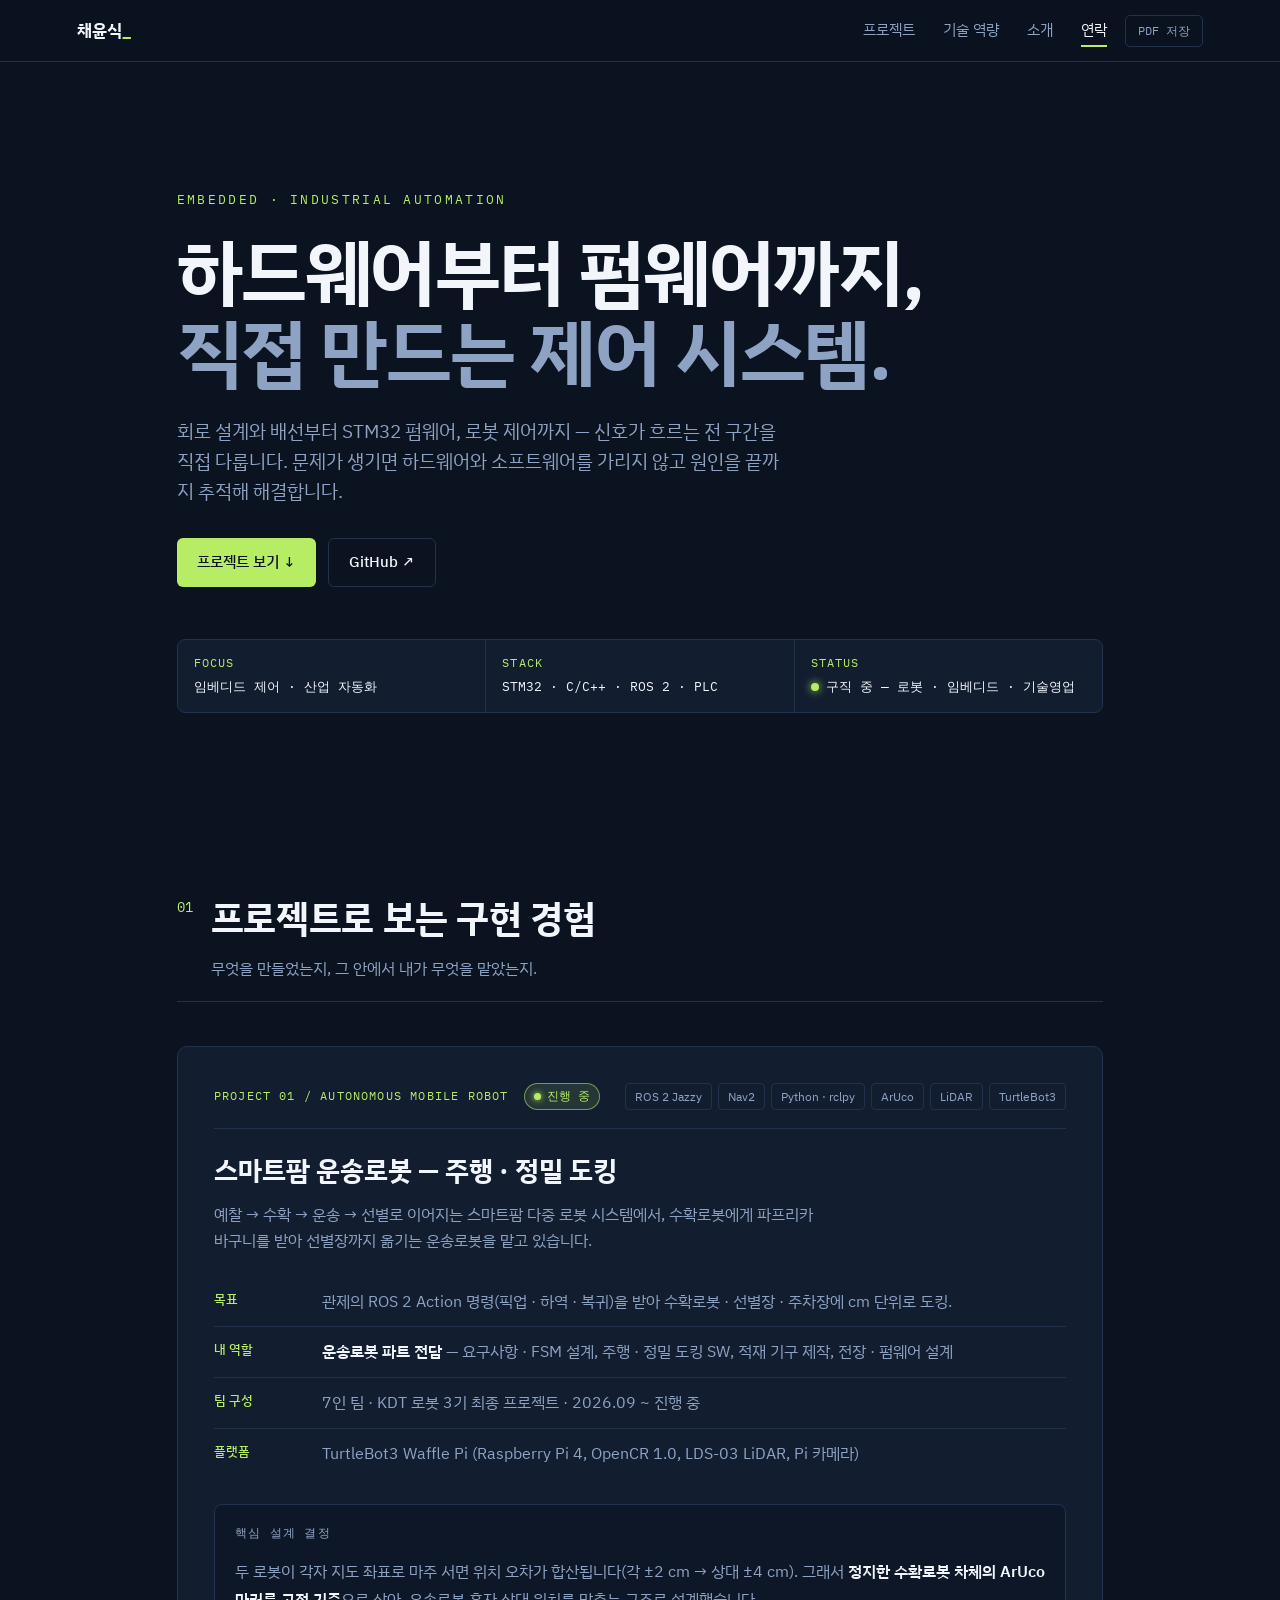
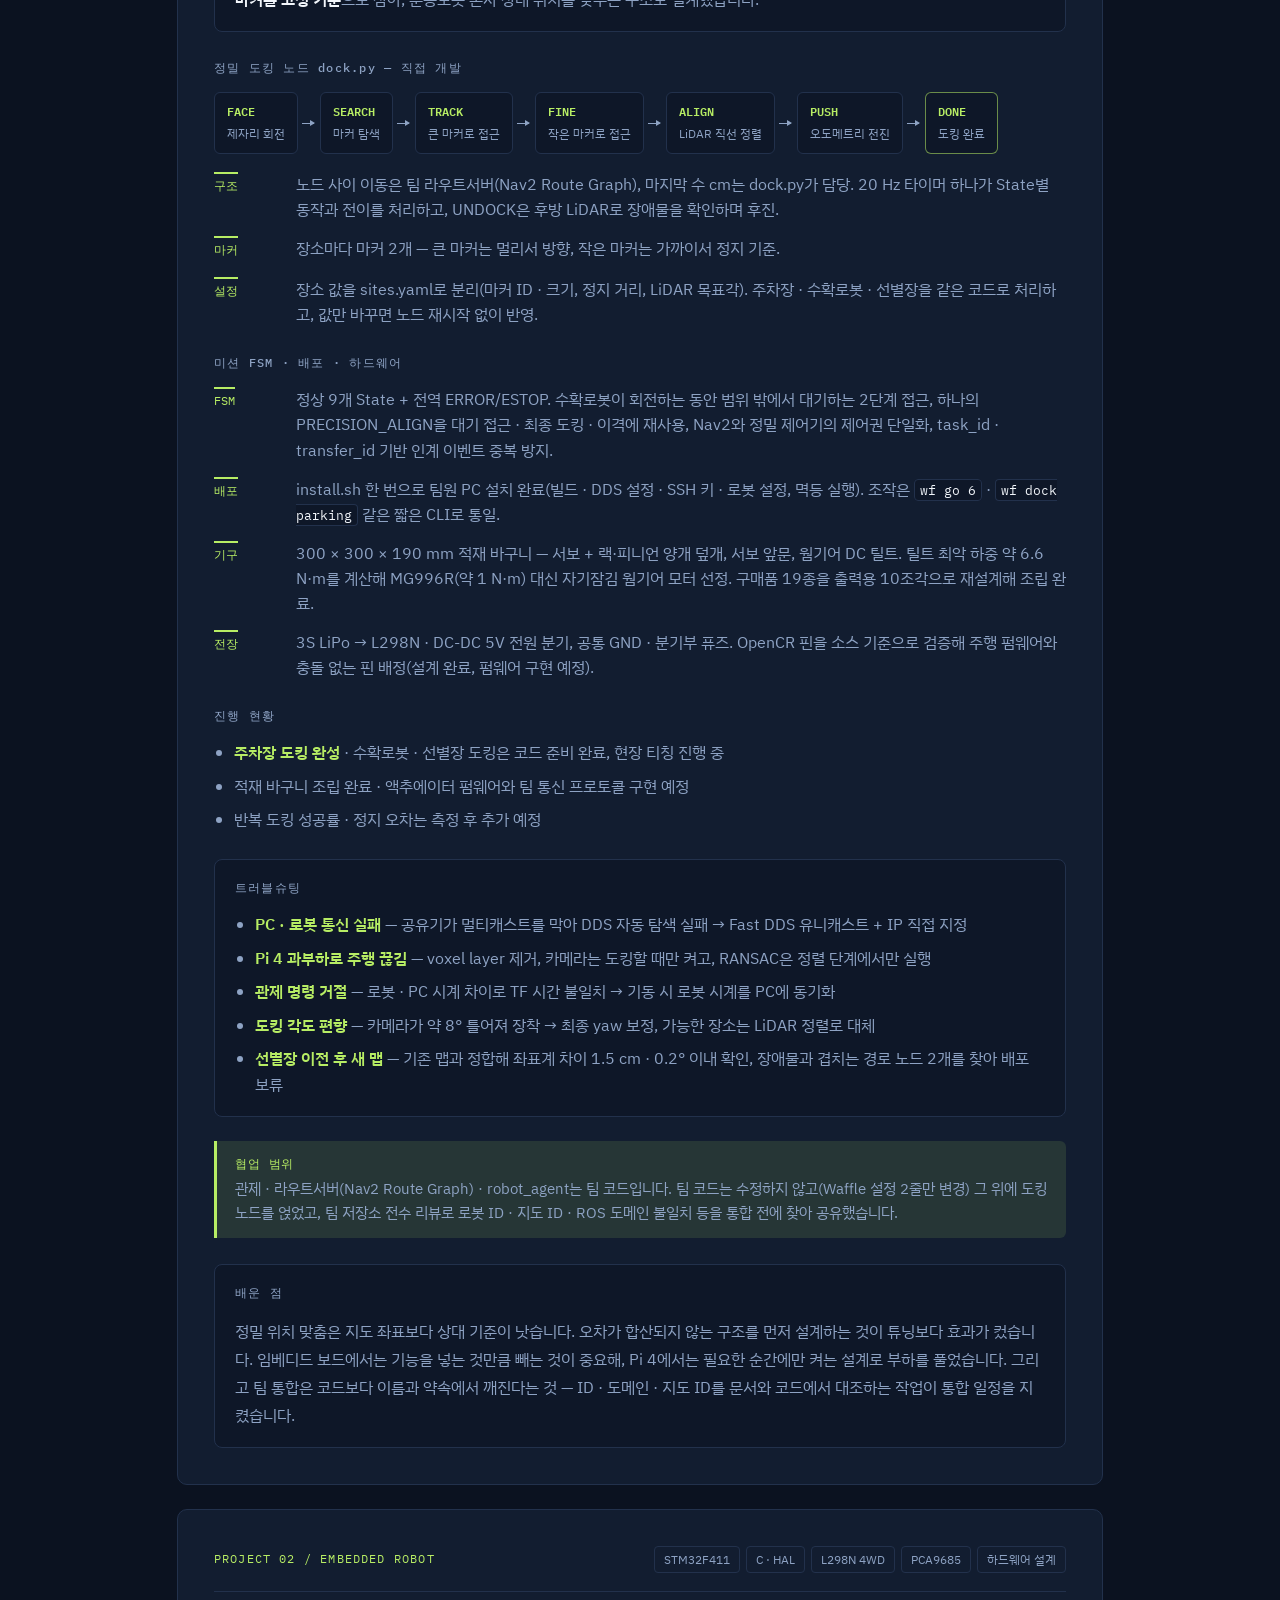
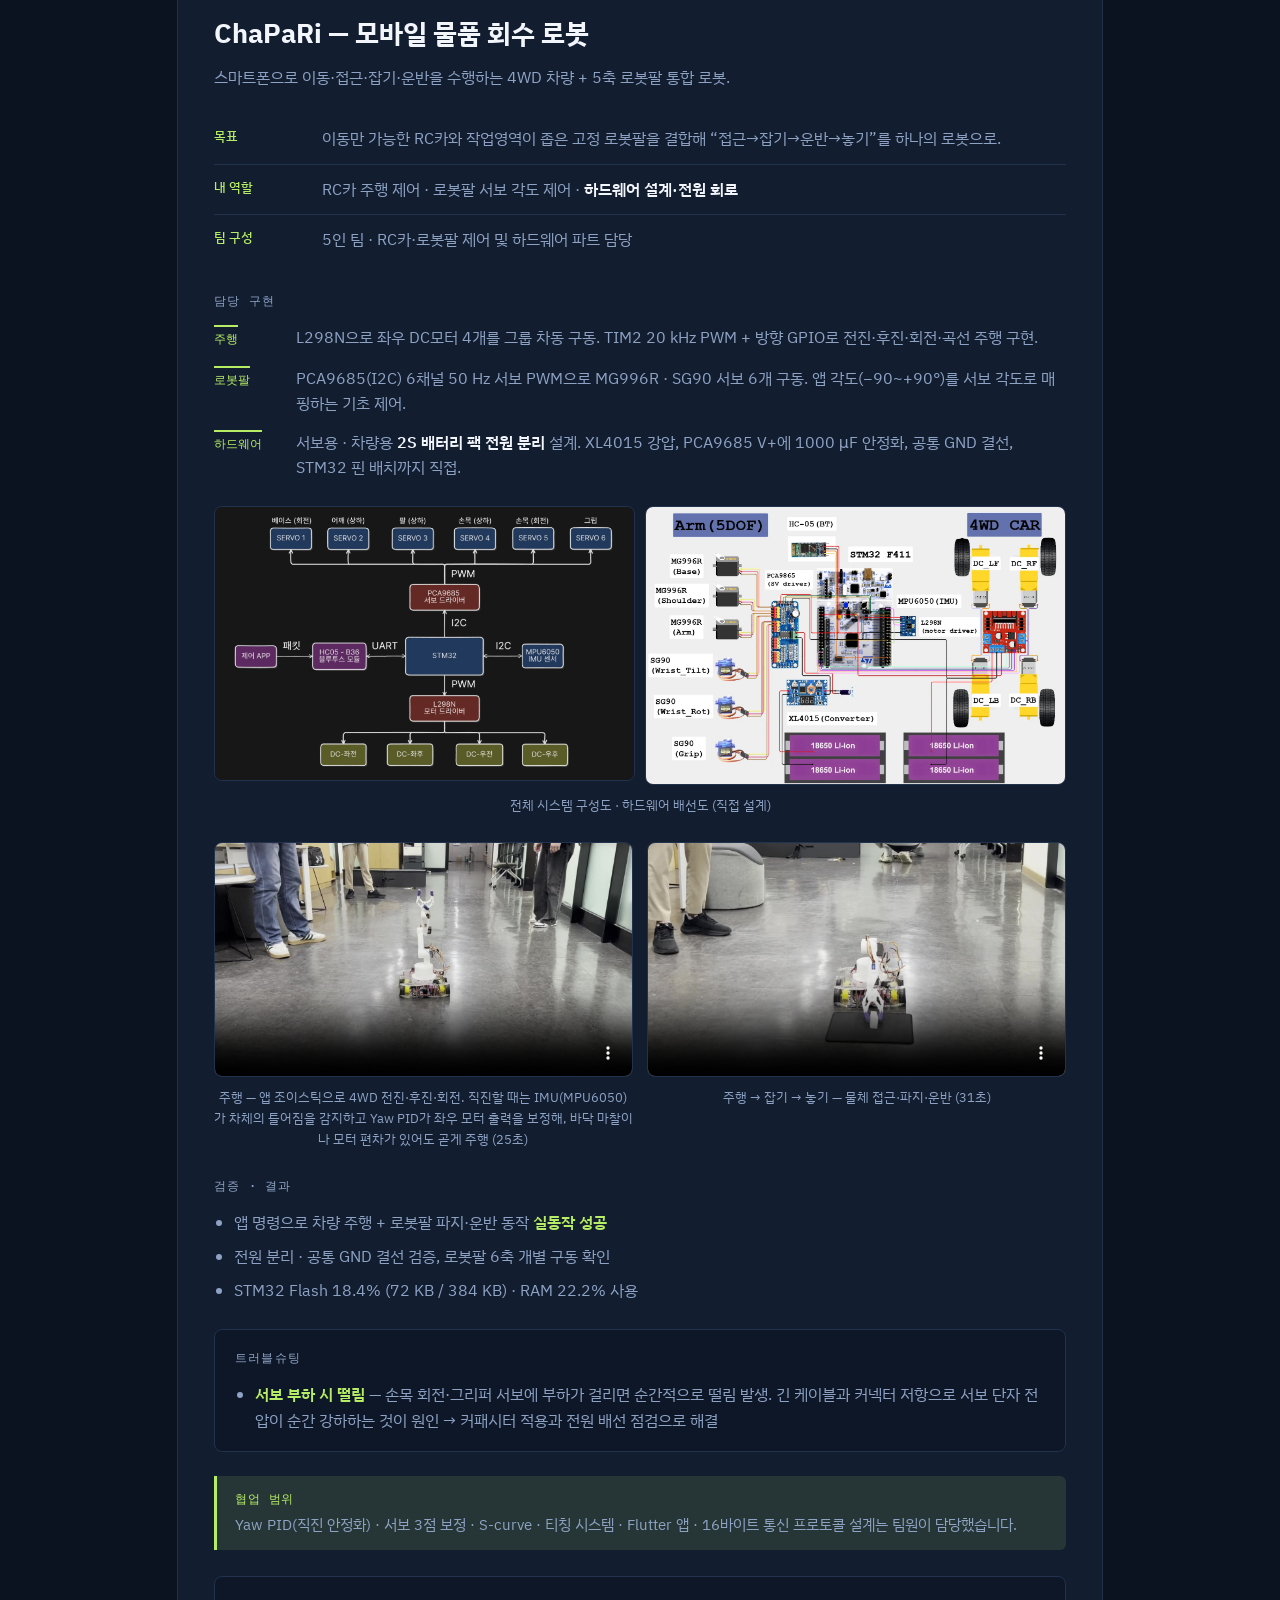
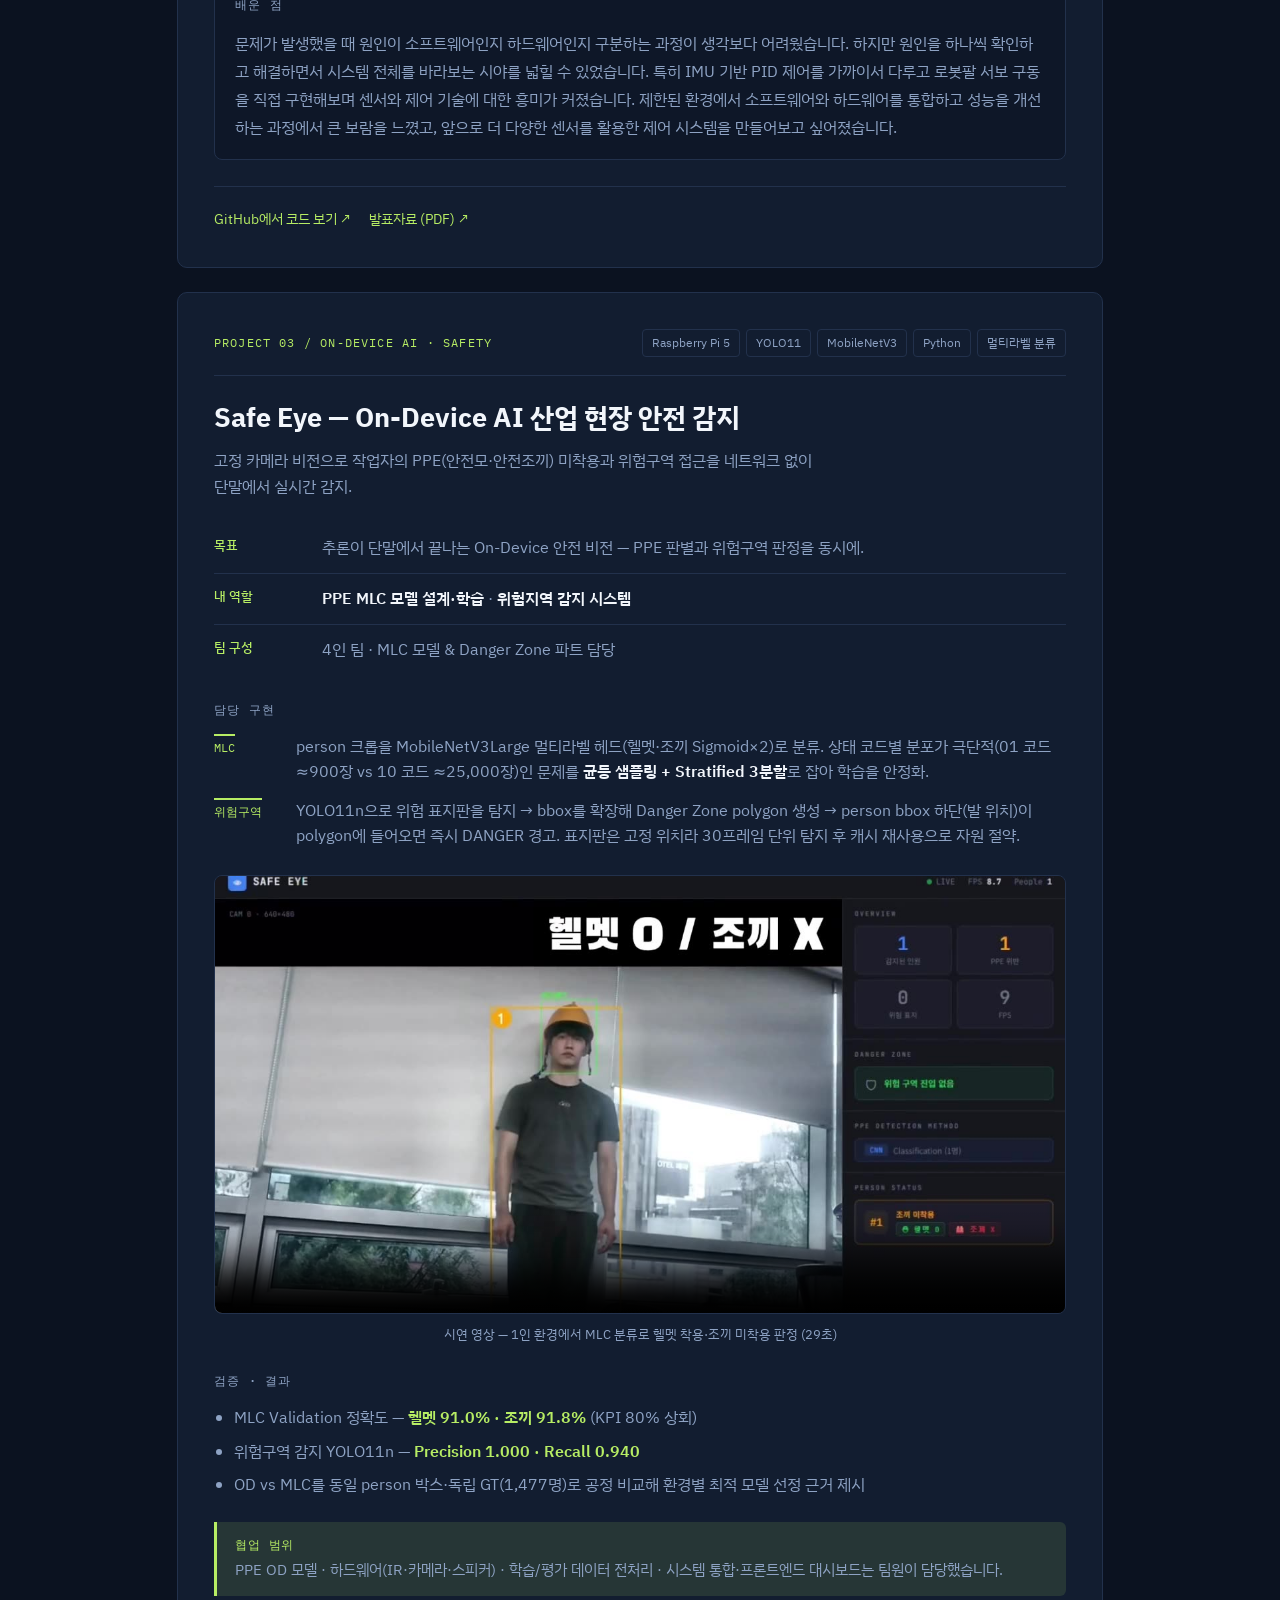
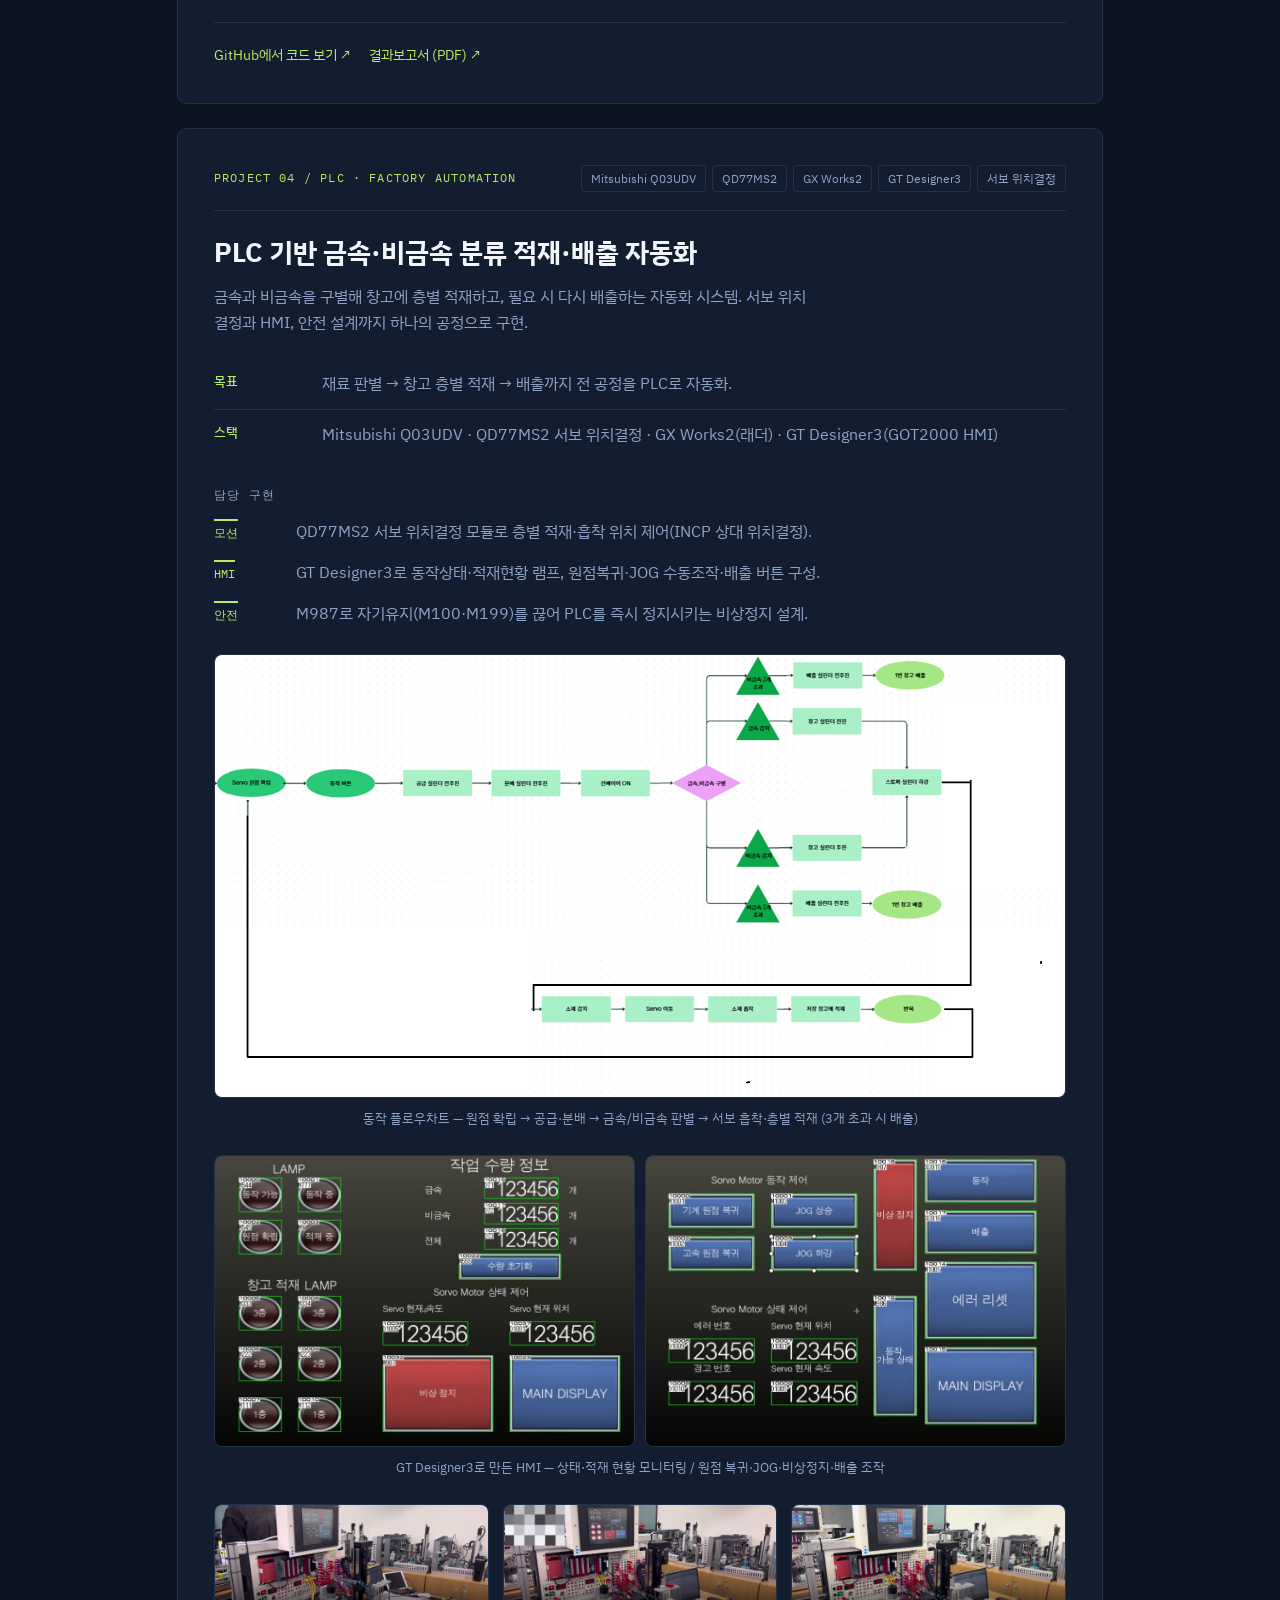
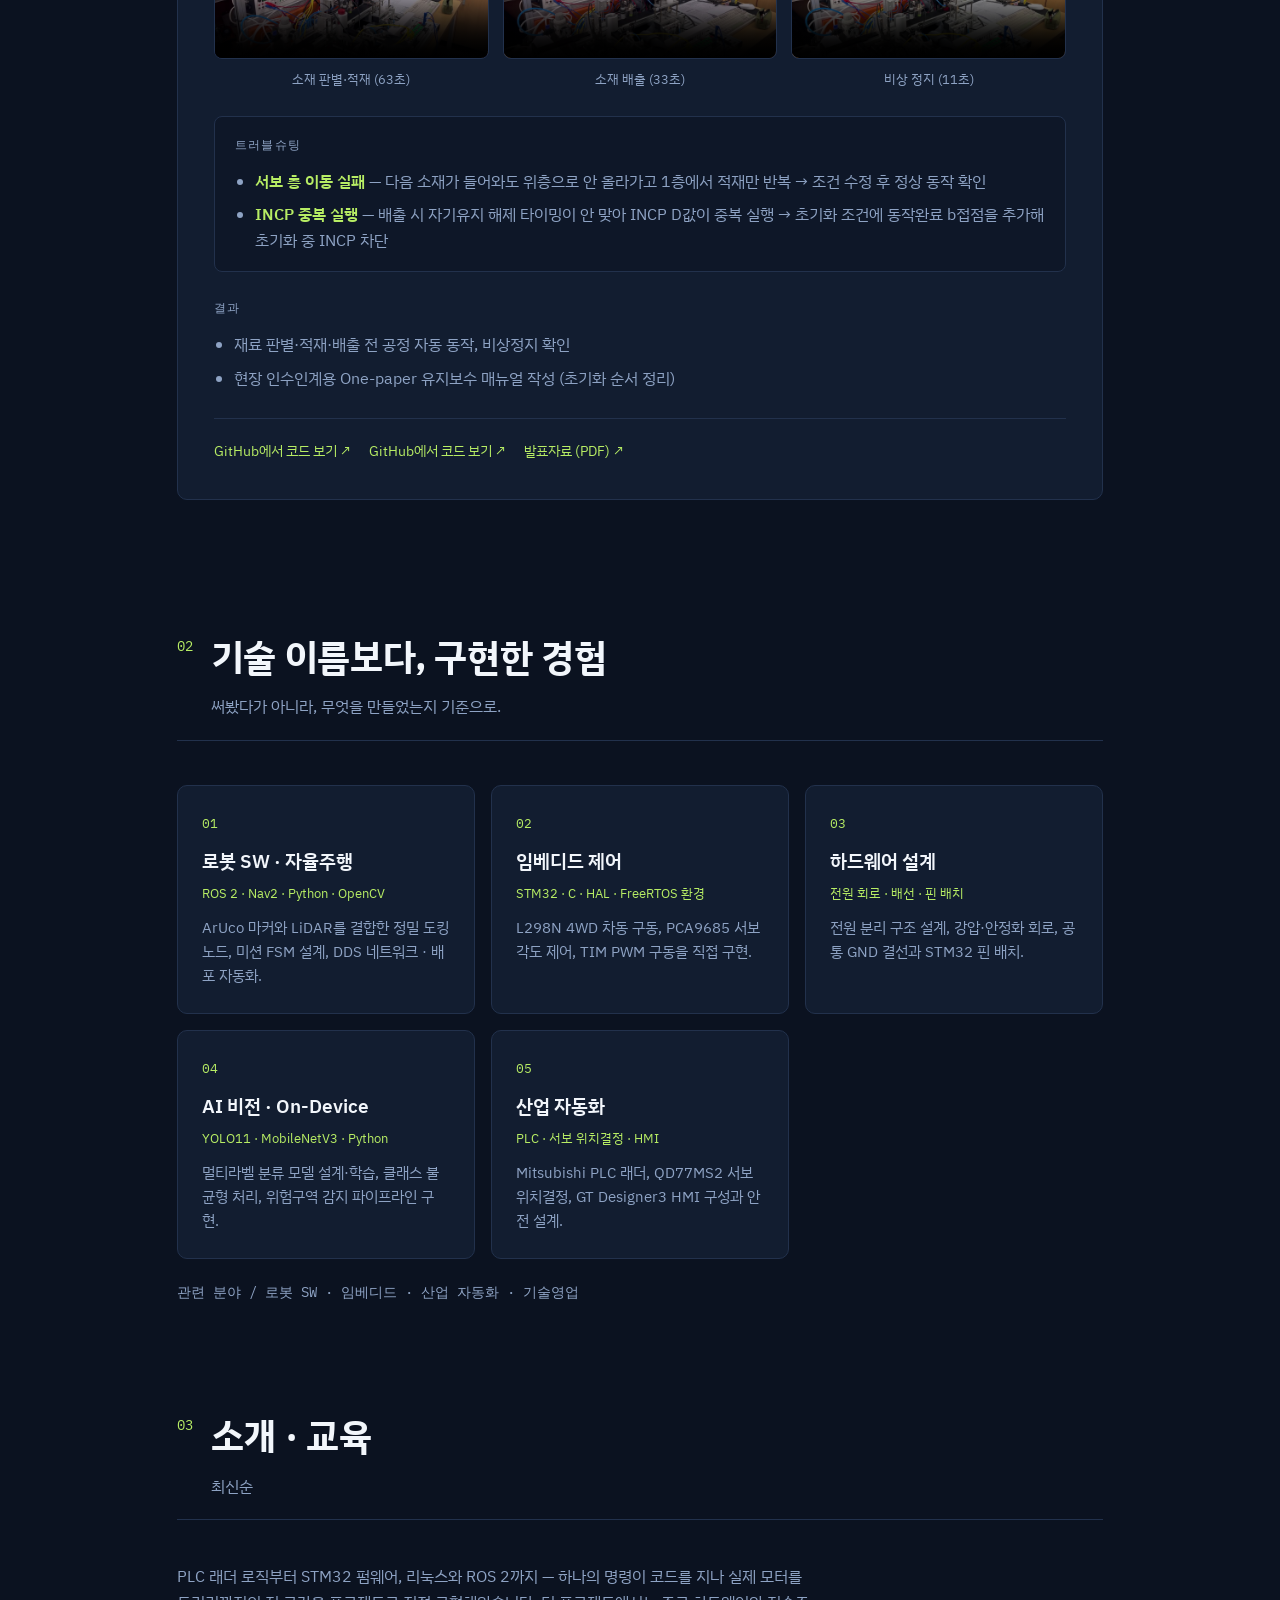
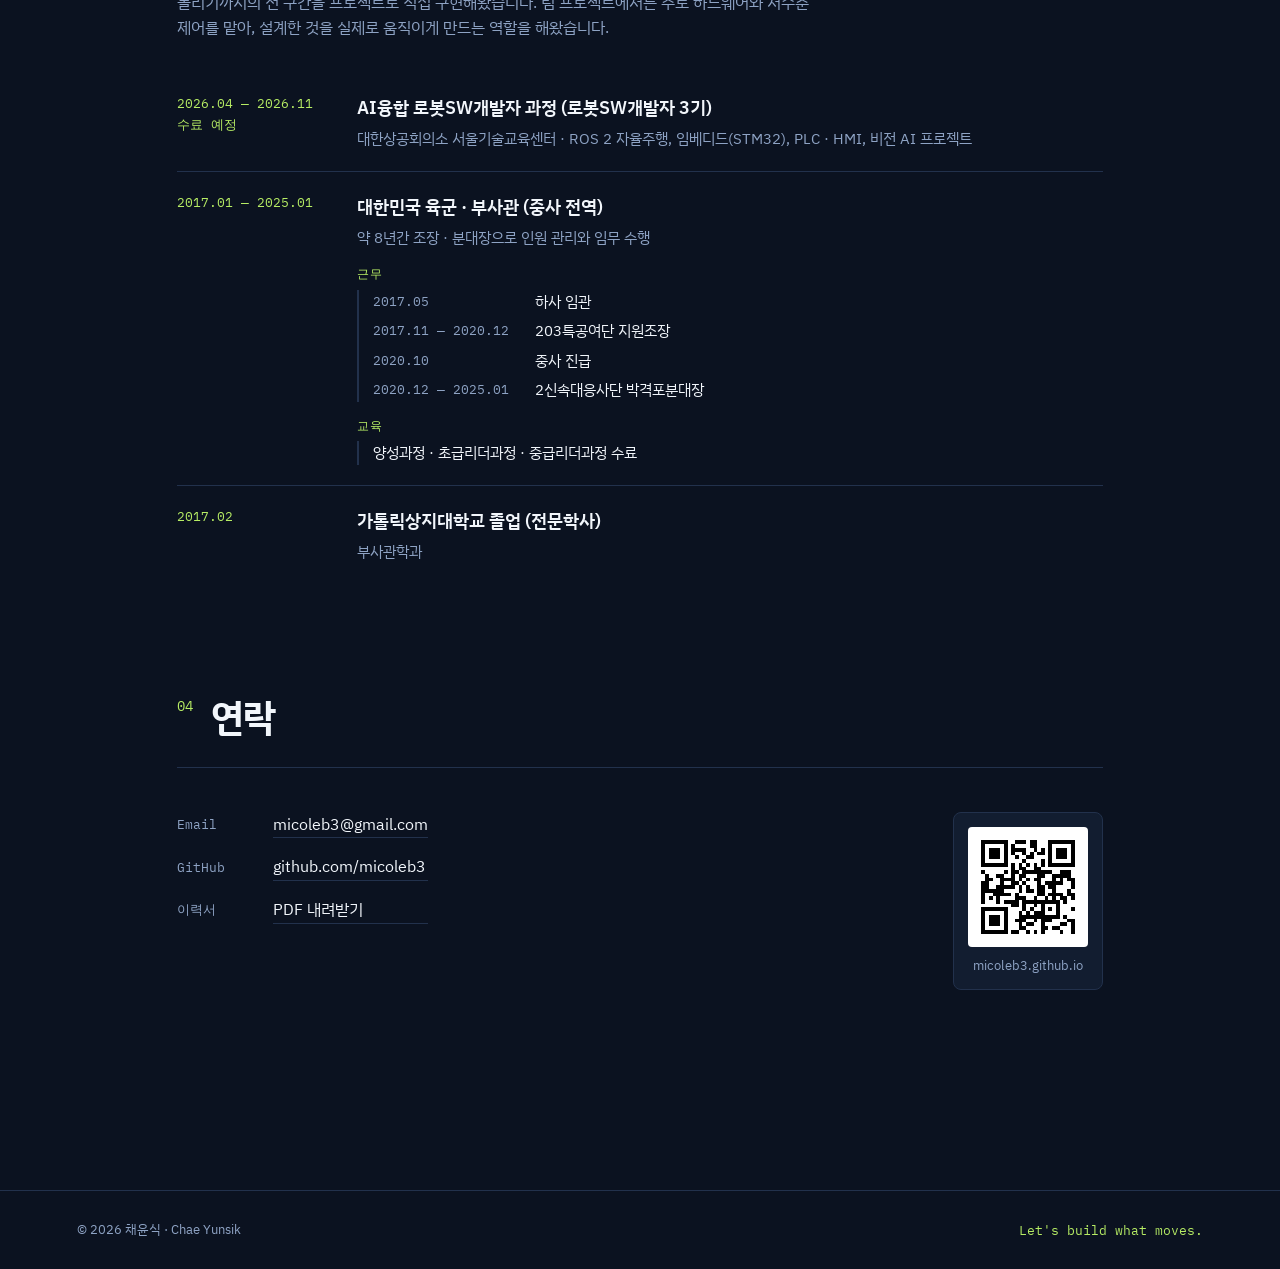
<file: index.html>
<!DOCTYPE html>
<html lang="ko" data-theme="nightlime">
<head>
  <meta charset="UTF-8" />
  <meta name="viewport" content="width=device-width, initial-scale=1.0" />
  <title>채윤식 · 임베디드 / 산업자동화 포트폴리오</title>
  <meta name="description" content="하드웨어부터 펌웨어까지. STM32 임베디드 제어와 산업 자동화를 공부하는 엔지니어 채윤식의 포트폴리오." />
  <link rel="preconnect" href="https://fonts.googleapis.com" />
  <link rel="preconnect" href="https://fonts.gstatic.com" crossorigin />
  <link href="https://fonts.googleapis.com/css2?family=IBM+Plex+Mono:wght@400;500;600&family=IBM+Plex+Sans+KR:wght@400;500;600;700&display=swap" rel="stylesheet" />
  <link rel="stylesheet" href="themes.css" />
  <link rel="stylesheet" href="style.css" />
</head>
<body>
  <!-- ─── nav ─────────────────────────────────────────── -->
  <header class="nav" id="top">
    <a class="nav__brand" href="#top">채윤식<span class="nav__brand-mark">_</span></a>
    <nav class="nav__links" aria-label="주요 섹션">
      <a href="#work">프로젝트</a>
      <a href="#skills">기술 역량</a>
      <a href="#about">소개</a>
      <a href="#contact">연락</a>
    </nav>
    <button class="nav__pdf" type="button" onclick="window.print()">PDF 저장</button>
  </header>

  <main>
    <!-- ─── hero ──────────────────────────────────────── -->
    <section class="hero" id="hero">
      <p class="hero__kicker">EMBEDDED · INDUSTRIAL AUTOMATION</p>
      <h1 class="hero__title">
        하드웨어부터 펌웨어까지,<br>
        <span class="hero__title-2">직접 만드는 제어 시스템.</span>
      </h1>
      <p class="hero__line">
        회로 설계와 배선부터 STM32 펌웨어, 로봇 제어까지 —
        신호가 흐르는 전 구간을 직접 다룹니다.
        문제가 생기면 하드웨어와 소프트웨어를 가리지 않고 원인을 끝까지 추적해 해결합니다.
      </p>
      <div class="hero__cta">
        <a class="btn btn--fill" href="#work">프로젝트 보기 ↓</a>
        <a class="btn btn--line" href="https://github.com/micoleb3">GitHub ↗</a>
      </div>

      <dl class="readout" aria-label="요약">
        <div><dt>FOCUS</dt><dd>임베디드 제어 · 산업 자동화</dd></div>
        <div><dt>STACK</dt><dd>STM32 · C/C++ · ROS 2 · PLC</dd></div>
        <div><dt>STATUS</dt><dd><span class="dot"></span>구직 중 — 로봇 · 임베디드 · 기술영업</dd></div>
      </dl>
    </section>

    <!-- ─── work ──────────────────────────────────────── -->
    <section class="section" id="work">
      <div class="section__head">
        <span class="section__no">01</span>
        <div>
          <h2 class="section__title">프로젝트로 보는 구현 경험</h2>
          <p class="section__sub">무엇을 만들었는지, 그 안에서 내가 무엇을 맡았는지.</p>
        </div>
      </div>

      <!-- PROJECT 01 : Smart-farm transport robot ───── -->
      <article class="proj" id="project-transport">
        <div class="proj__tag">
          <span class="proj__badge">PROJECT 01 / AUTONOMOUS MOBILE ROBOT</span>
          <span class="proj__live"><span class="dot"></span>진행 중</span>
          <div class="proj__chips">
            <span>ROS 2 Jazzy</span><span>Nav2</span><span>Python · rclpy</span>
            <span>ArUco</span><span>LiDAR</span><span>TurtleBot3</span>
          </div>
        </div>

        <h3 class="proj__title">스마트팜 운송로봇 — 주행 · 정밀 도킹</h3>
        <p class="proj__tagline">
          예찰 → 수확 → 운송 → 선별로 이어지는 스마트팜 다중 로봇 시스템에서,
          수확로봇에게 파프리카 바구니를 받아 선별장까지 옮기는 운송로봇을 맡고 있습니다.
        </p>

        <div class="proj__grid">
          <dl class="facts">
            <div><dt>목표</dt><dd>관제의 ROS 2 Action 명령(픽업 · 하역 · 복귀)을 받아 수확로봇 · 선별장 · 주차장에 cm 단위로 도킹.</dd></div>
            <div><dt>내 역할</dt><dd><strong>운송로봇 파트 전담</strong> — 요구사항 · FSM 설계, 주행 · 정밀 도킹 SW, 적재 기구 제작, 전장 · 펌웨어 설계</dd></div>
            <div><dt>팀 구성</dt><dd>7인 팀 · KDT 로봇 3기 최종 프로젝트 · 2026.09 ~ 진행 중</dd></div>
            <div><dt>플랫폼</dt><dd>TurtleBot3 Waffle Pi (Raspberry Pi 4, OpenCR 1.0, LDS-03 LiDAR, Pi 카메라)</dd></div>
          </dl>
        </div>

        <div class="proj__block proj__block--quiet">
          <h4 class="proj__h4">핵심 설계 결정</h4>
          <p class="proj__learn">
            두 로봇이 각자 지도 좌표로 마주 서면 위치 오차가 합산됩니다(각 ±2 cm → 상대 ±4 cm).
            그래서 <strong>정지한 수확로봇 차체의 ArUco 마커를 고정 기준</strong>으로 삼아,
            운송로봇 혼자 상대 위치를 맞추는 구조로 설계했습니다.
          </p>
        </div>

        <div class="proj__block">
          <h4 class="proj__h4">정밀 도킹 노드 dock.py — 직접 개발</h4>
          <ol class="chain" aria-label="dock.py 도킹 단계">
            <li><b>FACE</b><span>제자리 회전</span></li>
            <li><b>SEARCH</b><span>마커 탐색</span></li>
            <li><b>TRACK</b><span>큰 마커로 접근</span></li>
            <li><b>FINE</b><span>작은 마커로 접근</span></li>
            <li><b>ALIGN</b><span>LiDAR 직선 정렬</span></li>
            <li><b>PUSH</b><span>오도메트리 전진</span></li>
            <li><b>DONE</b><span>도킹 완료</span></li>
          </ol>
          <ul class="doing">
            <li><span class="doing__k">구조</span><span>노드 사이 이동은 팀 라우트서버(Nav2 Route Graph), 마지막 수 cm는 dock.py가 담당.
              20 Hz 타이머 하나가 State별 동작과 전이를 처리하고, UNDOCK은 후방 LiDAR로 장애물을 확인하며 후진.</span></li>
            <li><span class="doing__k">마커</span><span>장소마다 마커 2개 — 큰 마커는 멀리서 방향, 작은 마커는 가까이서 정지 기준.</span></li>
            <li><span class="doing__k">설정</span><span>장소 값을 sites.yaml로 분리(마커 ID · 크기, 정지 거리, LiDAR 목표각).
              주차장 · 수확로봇 · 선별장을 같은 코드로 처리하고, 값만 바꾸면 노드 재시작 없이 반영.</span></li>
          </ul>
        </div>

        <div class="proj__block">
          <h4 class="proj__h4">미션 FSM · 배포 · 하드웨어</h4>
          <ul class="doing">
            <li><span class="doing__k">FSM</span><span>정상 9개 State + 전역 ERROR/ESTOP. 수확로봇이 회전하는 동안 범위 밖에서 대기하는 2단계 접근,
              하나의 PRECISION_ALIGN을 대기 접근 · 최종 도킹 · 이격에 재사용, Nav2와 정밀 제어기의 제어권 단일화,
              task_id · transfer_id 기반 인계 이벤트 중복 방지.</span></li>
            <li><span class="doing__k">배포</span><span>install.sh 한 번으로 팀원 PC 설치 완료(빌드 · DDS 설정 · SSH 키 · 로봇 설정, 멱등 실행).
              조작은 <code>wf go 6</code> · <code>wf dock parking</code> 같은 짧은 CLI로 통일.</span></li>
            <li><span class="doing__k">기구</span><span>300 × 300 × 190 mm 적재 바구니 — 서보 + 랙·피니언 양개 덮개, 서보 앞문, 웜기어 DC 틸트.
              틸트 최악 하중 약 6.6 N·m를 계산해 MG996R(약 1 N·m) 대신 자기잠김 웜기어 모터 선정. 구매품 19종을 출력용 10조각으로 재설계해 조립 완료.</span></li>
            <li><span class="doing__k">전장</span><span>3S LiPo → L298N · DC-DC 5V 전원 분기, 공통 GND · 분기부 퓨즈.
              OpenCR 핀을 소스 기준으로 검증해 주행 펌웨어와 충돌 없는 핀 배정(설계 완료, 펌웨어 구현 예정).</span></li>
          </ul>
        </div>

        <div class="proj__block">
          <h4 class="proj__h4">진행 현황</h4>
          <ul class="result">
            <li><strong>주차장 도킹 완성</strong> · 수확로봇 · 선별장 도킹은 코드 준비 완료, 현장 티칭 진행 중</li>
            <li>적재 바구니 조립 완료 · 액추에이터 펌웨어와 팀 통신 프로토콜 구현 예정</li>
            <li>반복 도킹 성공률 · 정지 오차는 측정 후 추가 예정</li>
          </ul>
        </div>

        <div class="proj__block proj__block--quiet">
          <h4 class="proj__h4">트러블슈팅</h4>
          <ul class="result">
            <li><strong>PC · 로봇 통신 실패</strong> — 공유기가 멀티캐스트를 막아 DDS 자동 탐색 실패 → Fast DDS 유니캐스트 + IP 직접 지정</li>
            <li><strong>Pi 4 과부하로 주행 끊김</strong> — voxel layer 제거, 카메라는 도킹할 때만 켜고, RANSAC은 정렬 단계에서만 실행</li>
            <li><strong>관제 명령 거절</strong> — 로봇 · PC 시계 차이로 TF 시간 불일치 → 기동 시 로봇 시계를 PC에 동기화</li>
            <li><strong>도킹 각도 편향</strong> — 카메라가 약 8° 틀어져 장착 → 최종 yaw 보정, 가능한 장소는 LiDAR 정렬로 대체</li>
            <li><strong>선별장 이전 후 새 맵</strong> — 기존 맵과 정합해 좌표계 차이 1.5 cm · 0.2° 이내 확인, 장애물과 겹치는 경로 노드 2개를 찾아 배포 보류</li>
          </ul>
        </div>

        <div class="proj__note">
          <span class="proj__note-k">협업 범위</span>
          관제 · 라우트서버(Nav2 Route Graph) · robot_agent는 팀 코드입니다. 팀 코드는 수정하지 않고(Waffle 설정 2줄만 변경)
          그 위에 도킹 노드를 얹었고, 팀 저장소 전수 리뷰로 로봇 ID · 지도 ID · ROS 도메인 불일치 등을 통합 전에 찾아 공유했습니다.
        </div>

        <div class="proj__block proj__block--quiet">
          <h4 class="proj__h4">배운 점</h4>
          <p class="proj__learn">
            정밀 위치 맞춤은 지도 좌표보다 상대 기준이 낫습니다. 오차가 합산되지 않는 구조를 먼저 설계하는 것이 튜닝보다 효과가 컸습니다.
            임베디드 보드에서는 기능을 넣는 것만큼 빼는 것이 중요해, Pi 4에서는 필요한 순간에만 켜는 설계로 부하를 풀었습니다.
            그리고 팀 통합은 코드보다 이름과 약속에서 깨진다는 것 — ID · 도메인 · 지도 ID를 문서와 코드에서 대조하는 작업이 통합 일정을 지켰습니다.
          </p>
        </div>
      </article>

      <!-- PROJECT 02 : ChaPaRi ───────────────────────── -->
      <article class="proj" id="project-chapari">
        <div class="proj__tag">
          <span class="proj__badge">PROJECT 02 / EMBEDDED ROBOT</span>
          <div class="proj__chips">
            <span>STM32F411</span><span>C · HAL</span><span>L298N 4WD</span>
            <span>PCA9685</span><span>하드웨어 설계</span>
          </div>
        </div>

        <h3 class="proj__title">ChaPaRi — 모바일 물품 회수 로봇</h3>
        <p class="proj__tagline">
          스마트폰으로 이동·접근·잡기·운반을 수행하는 4WD 차량 + 5축 로봇팔 통합 로봇.
        </p>

        <div class="proj__grid">
          <dl class="facts">
            <div><dt>목표</dt><dd>이동만 가능한 RC카와 작업영역이 좁은 고정 로봇팔을 결합해 “접근→잡기→운반→놓기”를 하나의 로봇으로.</dd></div>
            <div><dt>내 역할</dt><dd>RC카 주행 제어 · 로봇팔 서보 각도 제어 · <strong>하드웨어 설계·전원 회로</strong></dd></div>
            <div><dt>팀 구성</dt><dd>5인 팀 · RC카·로봇팔 제어 및 하드웨어 파트 담당</dd></div>
          </dl>
        </div>

        <div class="proj__block">
          <h4 class="proj__h4">담당 구현</h4>
          <ul class="doing">
            <li>
              <span class="doing__k">주행</span><span>L298N으로 좌우 DC모터 4개를 그룹 차동 구동. TIM2 20 kHz PWM + 방향 GPIO로
              전진·후진·회전·곡선 주행 구현.</span>
            </li>
            <li>
              <span class="doing__k">로봇팔</span><span>PCA9685(I2C) 6채널 50 Hz 서보 PWM으로 MG996R · SG90 서보 6개 구동.
              앱 각도(−90~+90°)를 서보 각도로 매핑하는 기초 제어.</span>
            </li>
            <li>
              <span class="doing__k">하드웨어</span><span>서보용 · 차량용 <strong>2S 배터리 팩 전원 분리</strong> 설계. XL4015 강압,
              PCA9685 V+에 1000 µF 안정화, 공통 GND 결선, STM32 핀 배치까지 직접.</span>
            </li>
          </ul>
        </div>

        <figure class="proj__fig">
          <img src="assets/chapari-system.png" alt="ChaPaRi 전체 시스템 구성도 — 앱, HC-05, STM32, PCA9685, L298N, MPU6050 연결" />
          <img src="assets/chapari-wiring.png" alt="ChaPaRi 하드웨어 배선도 — 전원 분리 구조와 공통 GND" />
          <figcaption>전체 시스템 구성도 · 하드웨어 배선도 (직접 설계)</figcaption>
        </figure>

        <div class="proj__video proj__video--pair">
          <figure>
            <video controls preload="none" playsinline muted width="1280" height="720" poster="assets/chapari-drive.jpg">
              <source src="assets/chapari-drive.mp4" type="video/mp4" />
            </video>
            <img class="proj__poster" src="assets/chapari-drive.jpg" alt="" aria-hidden="true" />
            <figcaption>주행 — 앱 조이스틱으로 4WD 전진·후진·회전. 직진할 때는 IMU(MPU6050)가 차체의 틀어짐을 감지하고
              Yaw PID가 좌우 모터 출력을 보정해, 바닥 마찰이나 모터 편차가 있어도 곧게 주행 (25초)</figcaption>
          </figure>
          <figure>
            <video controls preload="none" playsinline muted width="1280" height="720" poster="assets/chapari-pickplace.jpg">
              <source src="assets/chapari-pickplace.mp4" type="video/mp4" />
            </video>
            <img class="proj__poster" src="assets/chapari-pickplace.jpg" alt="" aria-hidden="true" />
            <figcaption>주행 → 잡기 → 놓기 — 물체 접근·파지·운반 (31초)</figcaption>
          </figure>
        </div>

        <div class="proj__block">
          <h4 class="proj__h4">검증 · 결과</h4>
          <ul class="result">
            <li>앱 명령으로 차량 주행 + 로봇팔 파지·운반 동작 <strong>실동작 성공</strong></li>
            <li>전원 분리 · 공통 GND 결선 검증, 로봇팔 6축 개별 구동 확인</li>
            <li>STM32 Flash 18.4% (72 KB / 384 KB) · RAM 22.2% 사용</li>
          </ul>
        </div>

        <div class="proj__block proj__block--quiet">
          <h4 class="proj__h4">트러블슈팅</h4>
          <ul class="result">
            <li><strong>서보 부하 시 떨림</strong> — 손목 회전·그리퍼 서보에 부하가 걸리면 순간적으로 떨림 발생.
              긴 케이블과 커넥터 저항으로 서보 단자 전압이 순간 강하하는 것이 원인 → 커패시터 적용과 전원 배선 점검으로 해결</li>
          </ul>
        </div>

        <div class="proj__note">
          <span class="proj__note-k">협업 범위</span>
          Yaw PID(직진 안정화) · 서보 3점 보정 · S-curve · 티칭 시스템 · Flutter 앱 ·
          16바이트 통신 프로토콜 설계는 팀원이 담당했습니다.
        </div>

        <div class="proj__block proj__block--quiet">
          <h4 class="proj__h4">배운 점</h4>
          <p class="proj__learn">
            문제가 발생했을 때 원인이 소프트웨어인지 하드웨어인지 구분하는 과정이 생각보다
            어려웠습니다. 하지만 원인을 하나씩 확인하고 해결하면서 시스템 전체를 바라보는
            시야를 넓힐 수 있었습니다. 특히 IMU 기반 PID 제어를 가까이서 다루고 로봇팔 서보
            구동을 직접 구현해보며 센서와 제어 기술에 대한 흥미가 커졌습니다. 제한된 환경에서
            소프트웨어와 하드웨어를 통합하고 성능을 개선하는 과정에서 큰 보람을 느꼈고,
            앞으로 더 다양한 센서를 활용한 제어 시스템을 만들어보고 싶어졌습니다.
          </p>
        </div>

        <div class="proj__links">
          <a href="https://github.com/micoleb3/mobile-retrieval-robot">GitHub에서 코드 보기 ↗</a>
          <a href="assets/docs/chapari-presentation.pdf">발표자료 (PDF) ↗</a>
        </div>
      </article>

      <!-- PROJECT 03 : Safe Eye ──────────────────────── -->
      <article class="proj" id="project-safeeye">
        <div class="proj__tag">
          <span class="proj__badge">PROJECT 03 / ON-DEVICE AI · SAFETY</span>
          <div class="proj__chips">
            <span>Raspberry Pi 5</span><span>YOLO11</span><span>MobileNetV3</span>
            <span>Python</span><span>멀티라벨 분류</span>
          </div>
        </div>

        <h3 class="proj__title">Safe Eye — On-Device AI 산업 현장 안전 감지</h3>
        <p class="proj__tagline">
          고정 카메라 비전으로 작업자의 PPE(안전모·안전조끼) 미착용과 위험구역 접근을
          네트워크 없이 단말에서 실시간 감지.
        </p>

        <div class="proj__grid">
          <dl class="facts">
            <div><dt>목표</dt><dd>추론이 단말에서 끝나는 On-Device 안전 비전 — PPE 판별과 위험구역 판정을 동시에.</dd></div>
            <div><dt>내 역할</dt><dd><strong>PPE MLC 모델 설계·학습</strong> · <strong>위험지역 감지 시스템</strong></dd></div>
            <div><dt>팀 구성</dt><dd>4인 팀 · MLC 모델 & Danger Zone 파트 담당</dd></div>
          </dl>
        </div>

        <div class="proj__block">
          <h4 class="proj__h4">담당 구현</h4>
          <ul class="doing">
            <li>
              <span class="doing__k">MLC</span><span>person 크롭을 MobileNetV3Large 멀티라벨 헤드(헬멧·조끼 Sigmoid×2)로 분류.
              상태 코드별 분포가 극단적(01 코드 ≈900장 vs 10 코드 ≈25,000장)인 문제를
              <strong>균등 샘플링 + Stratified 3분할</strong>로 잡아 학습을 안정화.</span>
            </li>
            <li>
              <span class="doing__k">위험구역</span><span>YOLO11n으로 위험 표지판을 탐지 → bbox를 확장해 Danger Zone polygon 생성 →
              person bbox 하단(발 위치)이 polygon에 들어오면 즉시 DANGER 경고.
              표지판은 고정 위치라 30프레임 단위 탐지 후 캐시 재사용으로 자원 절약.</span>
            </li>
          </ul>
        </div>

        <figure class="proj__video">
          <video controls preload="none" playsinline poster="assets/safeeye-demo.jpg">
            <source src="assets/safeeye-demo.mp4" type="video/mp4" />
          </video>
            <img class="proj__poster" src="assets/safeeye-demo.jpg" alt="" aria-hidden="true" />
          <figcaption>시연 영상 — 1인 환경에서 MLC 분류로 헬멧 착용·조끼 미착용 판정 (29초)</figcaption>
        </figure>

        <div class="proj__block">
          <h4 class="proj__h4">검증 · 결과</h4>
          <ul class="result">
            <li>MLC Validation 정확도 — <strong>헬멧 91.0% · 조끼 91.8%</strong> (KPI 80% 상회)</li>
            <li>위험구역 감지 YOLO11n — <strong>Precision 1.000 · Recall 0.940</strong></li>
            <li>OD vs MLC를 동일 person 박스·독립 GT(1,477명)로 공정 비교해 환경별 최적 모델 선정 근거 제시</li>
          </ul>
        </div>

        <div class="proj__note">
          <span class="proj__note-k">협업 범위</span>
          PPE OD 모델 · 하드웨어(IR·카메라·스피커) · 학습/평가 데이터 전처리 · 시스템 통합·프론트엔드
          대시보드는 팀원이 담당했습니다.
        </div>

        <div class="proj__links">
          <a href="https://github.com/micoleb3/safe-eye">GitHub에서 코드 보기 ↗</a>
          <a href="assets/docs/safeeye-report.pdf">결과보고서 (PDF) ↗</a>
        </div>
      </article>

      <!-- PROJECT 04 : PLC ────────────────────────────── -->
      <article class="proj" id="project-plc">
        <div class="proj__tag">
          <span class="proj__badge">PROJECT 04 / PLC · FACTORY AUTOMATION</span>
          <div class="proj__chips">
            <span>Mitsubishi Q03UDV</span><span>QD77MS2</span><span>GX Works2</span>
            <span>GT Designer3</span><span>서보 위치결정</span>
          </div>
        </div>

        <h3 class="proj__title">PLC 기반 금속·비금속 분류 적재·배출 자동화</h3>
        <p class="proj__tagline">
          금속과 비금속을 구별해 창고에 층별 적재하고, 필요 시 다시 배출하는 자동화 시스템.
          서보 위치결정과 HMI, 안전 설계까지 하나의 공정으로 구현.
        </p>

        <div class="proj__grid">
          <dl class="facts">
            <div><dt>목표</dt><dd>재료 판별 → 창고 층별 적재 → 배출까지 전 공정을 PLC로 자동화.</dd></div>
            <div><dt>스택</dt><dd>Mitsubishi Q03UDV · QD77MS2 서보 위치결정 · GX Works2(래더) · GT Designer3(GOT2000 HMI)</dd></div>
          </dl>
        </div>

        <div class="proj__block">
          <h4 class="proj__h4">담당 구현</h4>
          <ul class="doing">
            <li><span class="doing__k">모션</span><span>QD77MS2 서보 위치결정 모듈로 층별 적재·흡착 위치 제어(INCP 상대 위치결정).</span></li>
            <li><span class="doing__k">HMI</span><span>GT Designer3로 동작상태·적재현황 램프, 원점복귀·JOG 수동조작·배출 버튼 구성.</span></li>
            <li><span class="doing__k">안전</span><span>M987로 자기유지(M100·M199)를 끊어 PLC를 즉시 정지시키는 비상정지 설계.</span></li>
          </ul>
        </div>

        <figure class="proj__fig proj__fig--wide">
          <img src="assets/plc-flow.png" alt="PLC 동작 플로우차트 — 서보 원점 확립, 공급·분배 실린더, 컨베이어, 금속/비금속 판별, 창고 실린더, 서보 이동·흡착, 층별 적재, 3개 초과 시 배출" />
          <figcaption>동작 플로우차트 — 원점 확립 → 공급·분배 → 금속/비금속 판별 → 서보 흡착·층별 적재 (3개 초과 시 배출)</figcaption>
        </figure>

        <figure class="proj__fig">
          <img src="assets/plc-hmi-1.jpg" alt="GOT2000 HMI 화면 1 — 동작 램프, 창고 층별 적재 램프, 작업 수량, 서보 상태" />
          <img src="assets/plc-hmi-2.jpg" alt="GOT2000 HMI 화면 2 — 원점 복귀, JOG 상승·하강, 비상정지, 동작·배출 버튼" />
          <figcaption>GT Designer3로 만든 HMI — 상태·적재 현황 모니터링 / 원점 복귀·JOG·비상정지·배출 조작</figcaption>
        </figure>

        <div class="proj__video proj__video--trio">
          <figure>
            <video controls preload="none" playsinline muted width="1280" height="720" poster="assets/plc-store.jpg">
              <source src="assets/plc-store.mp4" type="video/mp4" />
            </video>
            <img class="proj__poster" src="assets/plc-store.jpg" alt="" aria-hidden="true" />
            <figcaption>소재 판별·적재 (63초)</figcaption>
          </figure>
          <figure>
            <video controls preload="none" playsinline muted width="1280" height="720" poster="assets/plc-discharge.jpg">
              <source src="assets/plc-discharge.mp4" type="video/mp4" />
            </video>
            <img class="proj__poster" src="assets/plc-discharge.jpg" alt="" aria-hidden="true" />
            <figcaption>소재 배출 (33초)</figcaption>
          </figure>
          <figure>
            <video controls preload="none" playsinline muted width="1280" height="720" poster="assets/plc-estop.jpg">
              <source src="assets/plc-estop.mp4" type="video/mp4" />
            </video>
            <img class="proj__poster" src="assets/plc-estop.jpg" alt="" aria-hidden="true" />
            <figcaption>비상 정지 (11초)</figcaption>
          </figure>
        </div>

        <div class="proj__block proj__block--quiet">
          <h4 class="proj__h4">트러블슈팅</h4>
          <ul class="result">
            <li><strong>서보 층 이동 실패</strong> — 다음 소재가 들어와도 위층으로 안 올라가고 1층에서 적재만 반복 → 조건 수정 후 정상 동작 확인</li>
            <li><strong>INCP 중복 실행</strong> — 배출 시 자기유지 해제 타이밍이 안 맞아 INCP D값이 중복 실행 → 초기화 조건에 동작완료 b접점을 추가해 초기화 중 INCP 차단</li>
          </ul>
        </div>

        <div class="proj__block">
          <h4 class="proj__h4">결과</h4>
          <ul class="result">
            <li>재료 판별·적재·배출 전 공정 자동 동작, 비상정지 확인</li>
            <li>현장 인수인계용 One-paper 유지보수 매뉴얼 작성 (초기화 순서 정리)</li>
          </ul>
        </div>

        <div class="proj__links">
          <a href="https://github.com/micoleb3/plc-sorting-automation">GitHub에서 코드 보기 ↗</a>
          <a href="https://github.com/micoleb3/plc-sorting-automation">GitHub에서 코드 보기 ↗</a>
          <a href="assets/docs/plc-presentation.pdf">발표자료 (PDF) ↗</a>
        </div>
      </article>
    </section>

    <!-- ─── skills ────────────────────────────────────── -->
    <section class="section" id="skills">
      <div class="section__head">
        <span class="section__no">02</span>
        <div>
          <h2 class="section__title">기술 이름보다, 구현한 경험</h2>
          <p class="section__sub">써봤다가 아니라, 무엇을 만들었는지 기준으로.</p>
        </div>
      </div>

      <div class="skills">
        <article class="skill">
          <span class="skill__no">01</span>
          <h3>로봇 SW · 자율주행</h3>
          <p class="skill__stack">ROS 2 · Nav2 · Python · OpenCV</p>
          <p class="skill__desc">ArUco 마커와 LiDAR를 결합한 정밀 도킹 노드, 미션 FSM 설계, DDS 네트워크 · 배포 자동화.</p>
        </article>
        <article class="skill">
          <span class="skill__no">02</span>
          <h3>임베디드 제어</h3>
          <p class="skill__stack">STM32 · C · HAL · FreeRTOS 환경</p>
          <p class="skill__desc">L298N 4WD 차동 구동, PCA9685 서보 각도 제어, TIM PWM 구동을 직접 구현.</p>
        </article>
        <article class="skill">
          <span class="skill__no">03</span>
          <h3>하드웨어 설계</h3>
          <p class="skill__stack">전원 회로 · 배선 · 핀 배치</p>
          <p class="skill__desc">전원 분리 구조 설계, 강압·안정화 회로, 공통 GND 결선과 STM32 핀 배치.</p>
        </article>
        <article class="skill">
          <span class="skill__no">04</span>
          <h3>AI 비전 · On-Device</h3>
          <p class="skill__stack">YOLO11 · MobileNetV3 · Python</p>
          <p class="skill__desc">멀티라벨 분류 모델 설계·학습, 클래스 불균형 처리, 위험구역 감지 파이프라인 구현.</p>
        </article>
        <article class="skill">
          <span class="skill__no">05</span>
          <h3>산업 자동화</h3>
          <p class="skill__stack">PLC · 서보 위치결정 · HMI</p>
          <p class="skill__desc">Mitsubishi PLC 래더, QD77MS2 서보 위치결정, GT Designer3 HMI 구성과 안전 설계.</p>
        </article>
      </div>
      <p class="skills__foot">관련 분야 / 로봇 SW · 임베디드 · 산업 자동화 · 기술영업</p>
    </section>

    <!-- ─── about / experience ────────────────────────── -->
    <section class="section" id="about">
      <div class="section__head">
        <span class="section__no">03</span>
        <div>
          <h2 class="section__title">소개 · 교육</h2>
          <p class="section__sub">최신순</p>
        </div>
      </div>

      <div class="prose">
        <p>
          PLC 래더 로직부터 STM32 펌웨어, 리눅스와 ROS 2까지 — 하나의 명령이 코드를 지나
          실제 모터를 돌리기까지의 전 구간을 프로젝트로 직접 구현해왔습니다.
          팀 프로젝트에서는 주로 하드웨어와 저수준 제어를 맡아, 설계한 것을 실제로
          움직이게 만드는 역할을 해왔습니다.
        </p>
      </div>

      <ol class="timeline">
        <li>
          <span class="timeline__when">2026.04 — 2026.11<br>수료 예정</span>
          <div>
            <h3>AI융합 로봇SW개발자 과정 (로봇SW개발자 3기)</h3>
            <p>대한상공회의소 서울기술교육센터 · ROS 2 자율주행, 임베디드(STM32), PLC · HMI, 비전 AI 프로젝트</p>
          </div>
        </li>
        <li>
          <span class="timeline__when">2017.01 — 2025.01</span>
          <div>
            <h3>대한민국 육군 · 부사관 (중사 전역)</h3>
            <p>약 8년간 조장 · 분대장으로 인원 관리와 임무 수행</p>
            <p class="timeline__k">근무</p>
            <ul class="timeline__sub">
              <li><span>2017.05</span>하사 임관</li>
              <li><span>2017.11 — 2020.12</span>203특공여단 지원조장</li>
              <li><span>2020.10</span>중사 진급</li>
              <li><span>2020.12 — 2025.01</span>2신속대응사단 박격포분대장</li>
            </ul>
            <p class="timeline__k">교육</p>
            <p class="timeline__edu">양성과정 · 초급리더과정 · 중급리더과정 수료</p>
          </div>
        </li>
        <li>
          <span class="timeline__when">2017.02</span>
          <div>
            <h3>가톨릭상지대학교 졸업 (전문학사)</h3>
            <p>부사관학과</p>
          </div>
        </li>
      </ol>
    </section>

    <!-- ─── contact ───────────────────────────────────── -->
    <section class="section section--contact" id="contact">
      <div class="section__head">
        <span class="section__no">04</span>
        <div><h2 class="section__title">연락</h2></div>
      </div>
      <div class="contact">
        <ul class="contact__list">
          <li>
            <span class="contact__k">Email</span>
            <button class="contact__copy" type="button" data-copy="micoleb3@gmail.com">micoleb3@gmail.com</button>
          </li>
          <li>
            <span class="contact__k">GitHub</span>
            <a href="https://github.com/micoleb3">github.com/micoleb3</a>
          </li>
          <li>
            <span class="contact__k">이력서</span>
            <a href="assets/docs/resume-chaeyunsik.pdf">PDF 내려받기</a>
          </li>
        </ul>
        <div class="contact__qr">
          <img src="assets/qr.svg" alt="포트폴리오 주소 QR" width="120" height="120" />
          <span>micoleb3.github.io</span>
        </div>
      </div>
    </section>
  </main>

  <footer class="foot">
    <span>© <span id="year"></span> 채윤식 · Chae Yunsik</span>
    <span class="foot__mono">Let's build what moves.</span>
  </footer>

  <script src="app.js"></script>
</body>
</html>
</file>
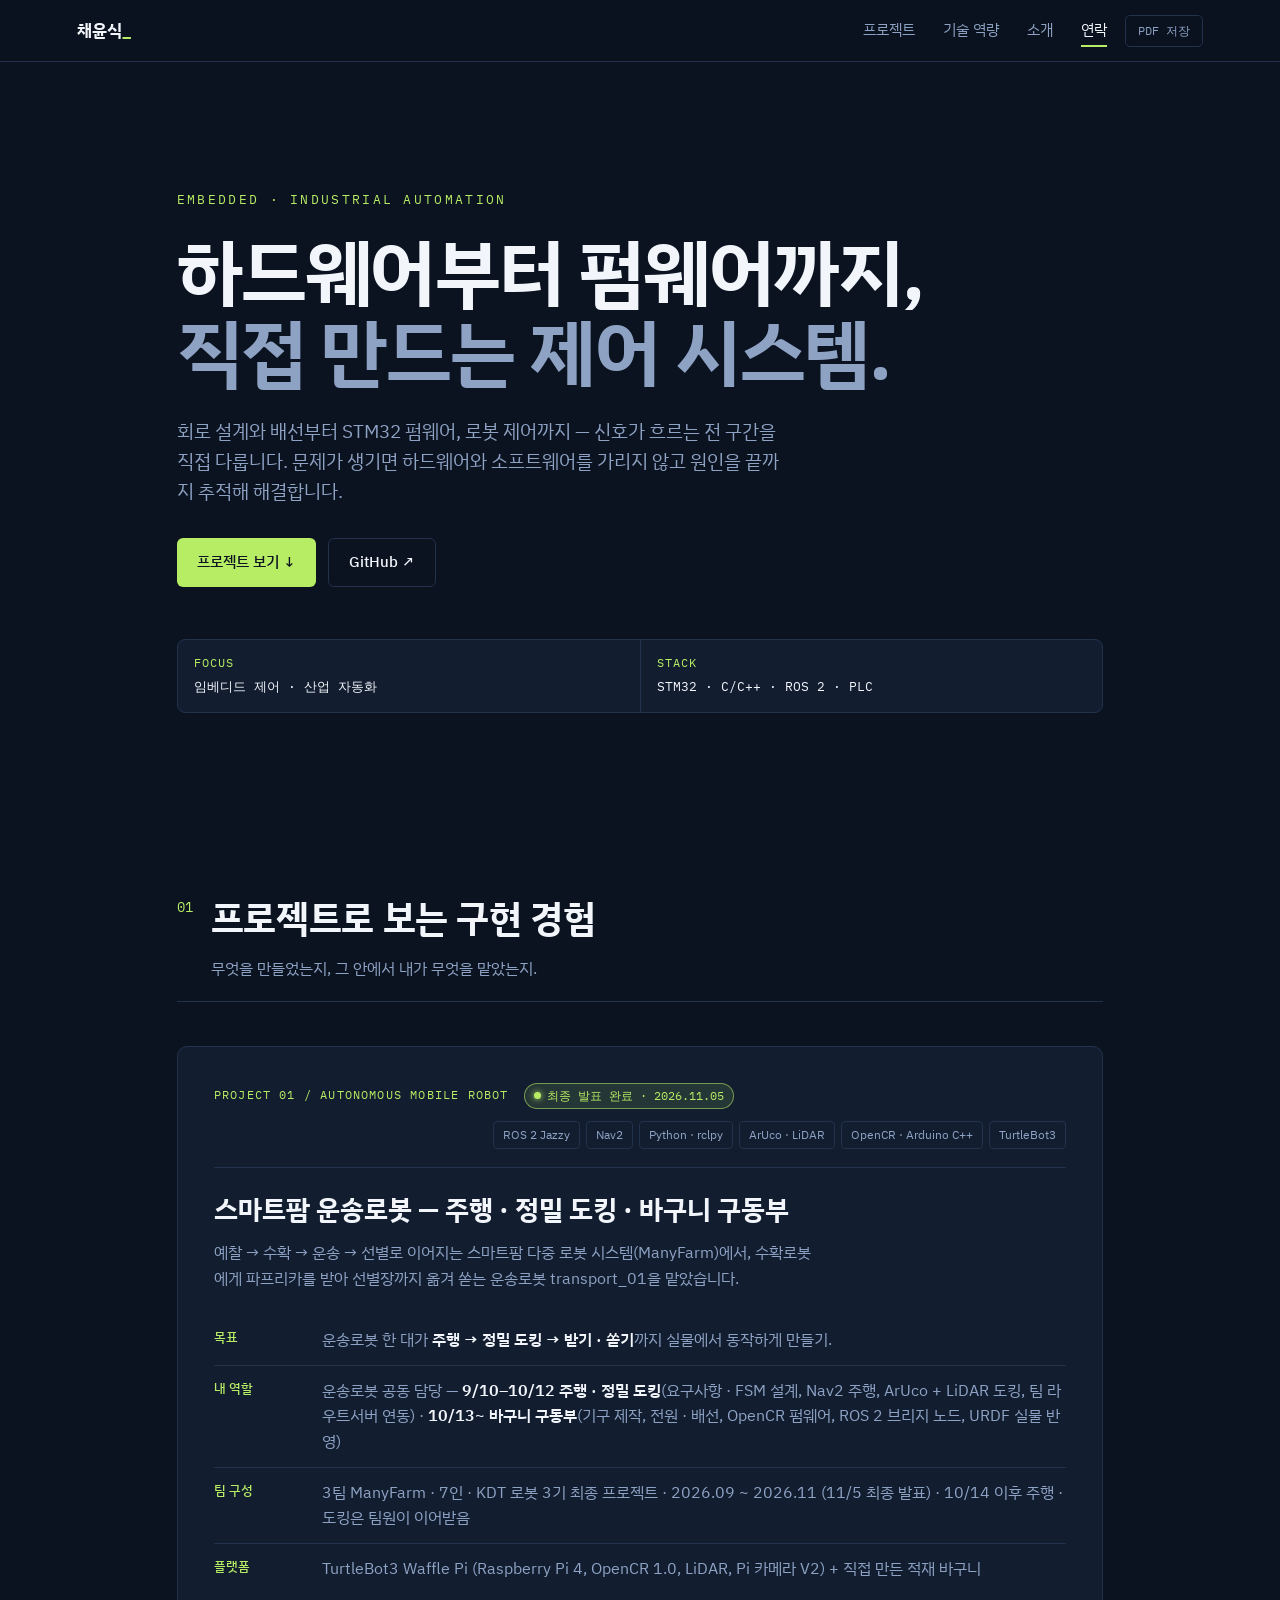
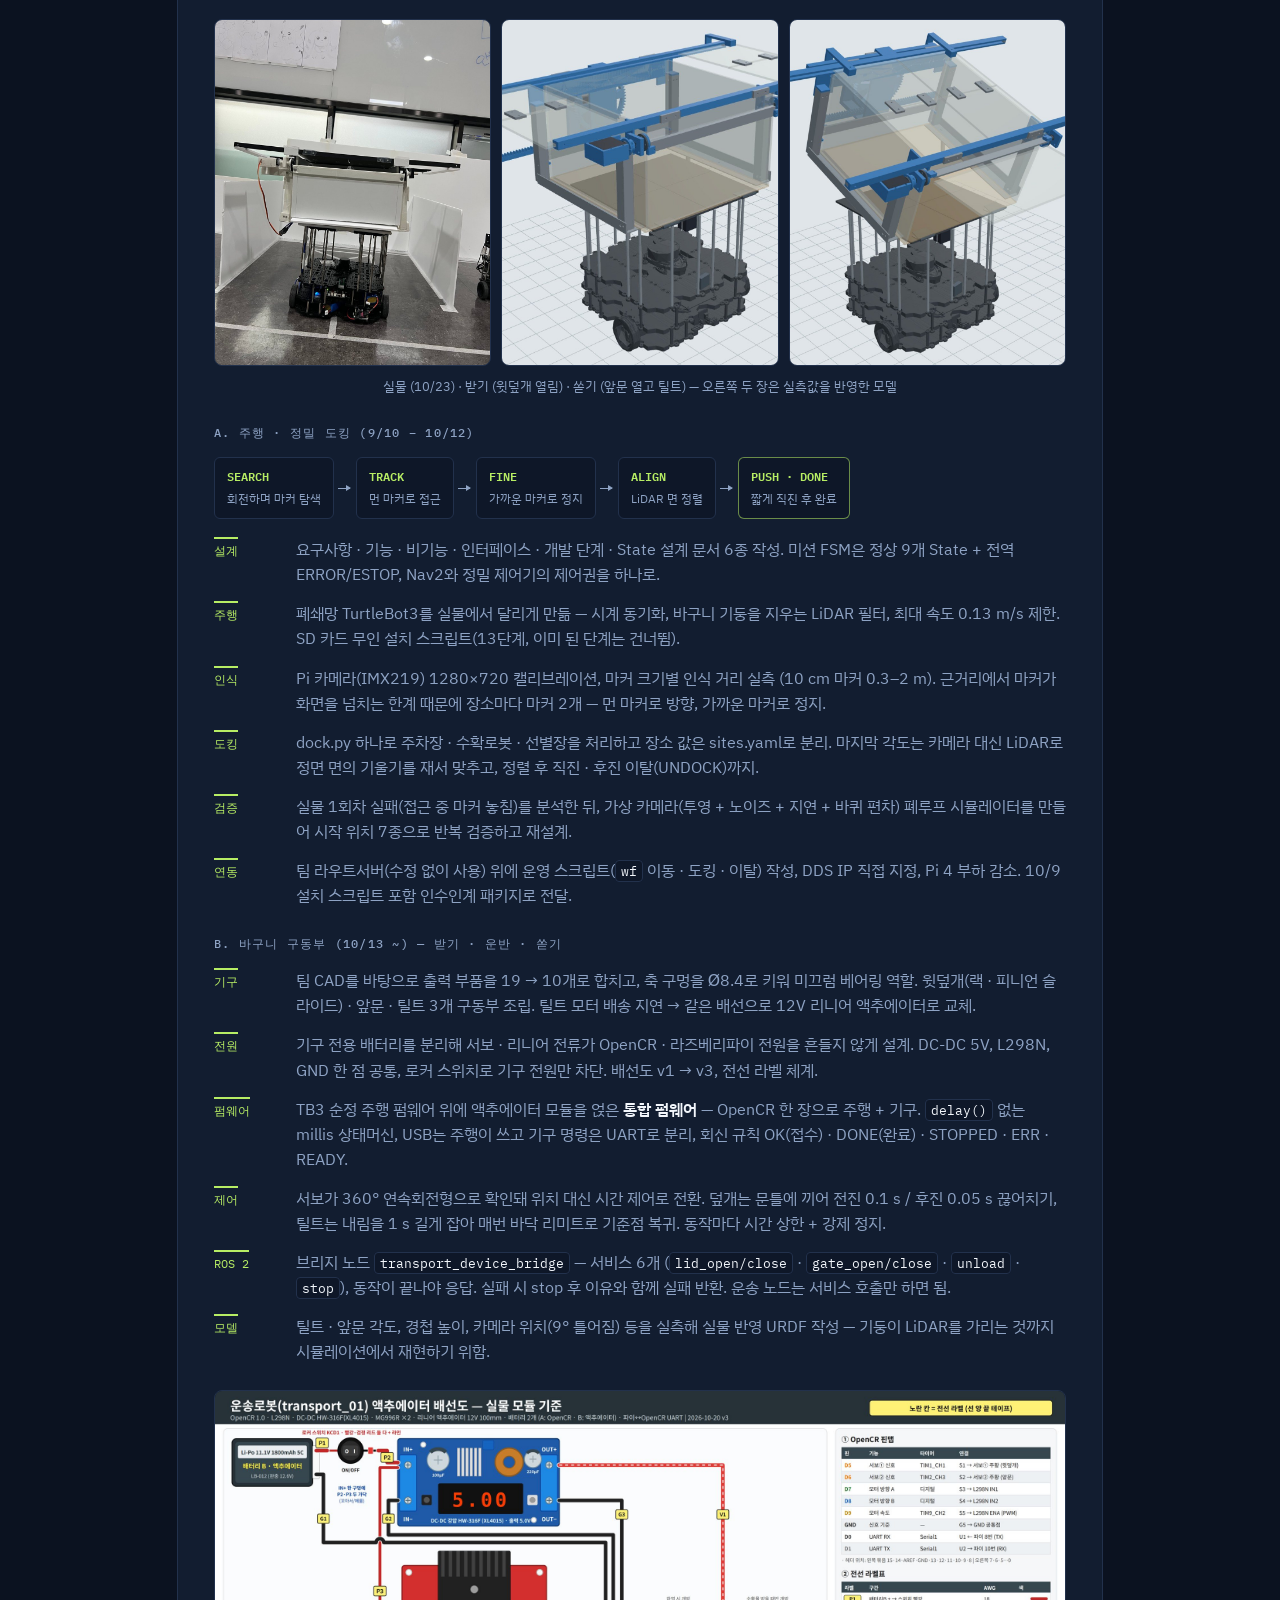
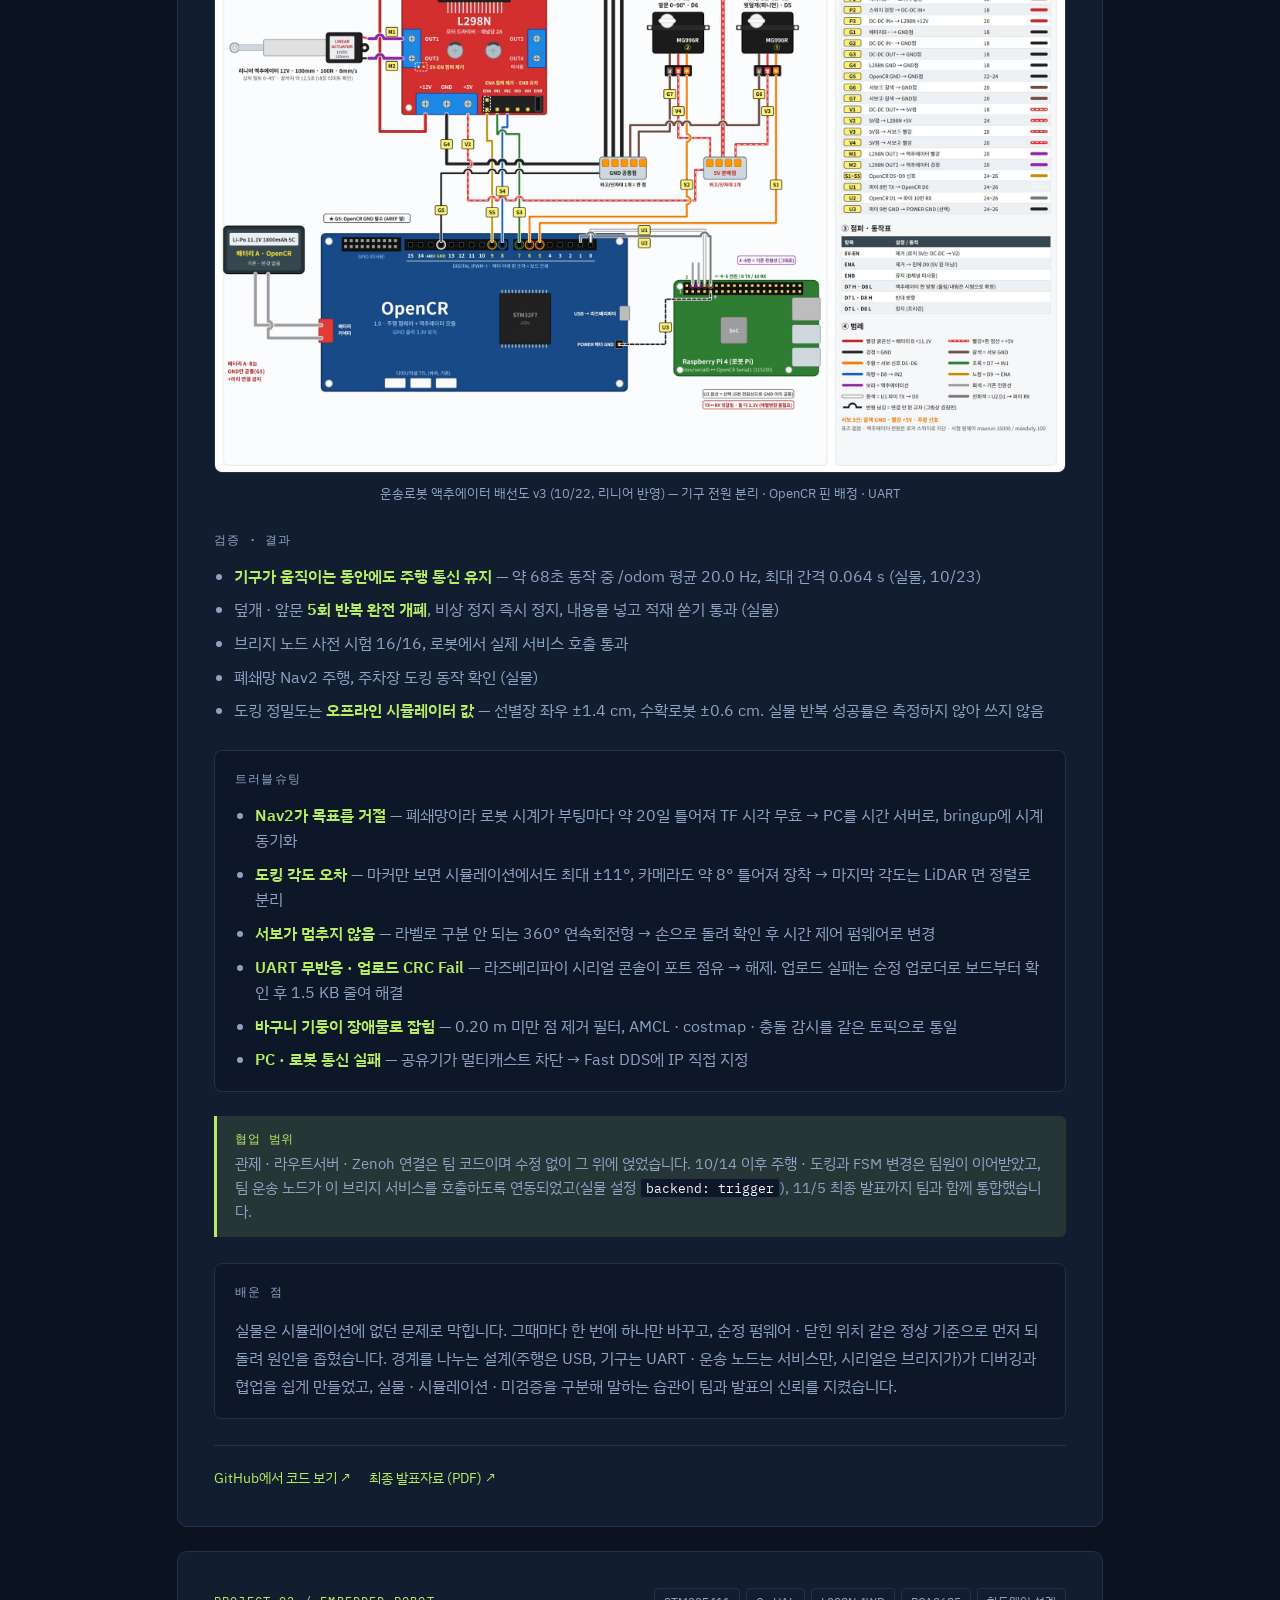
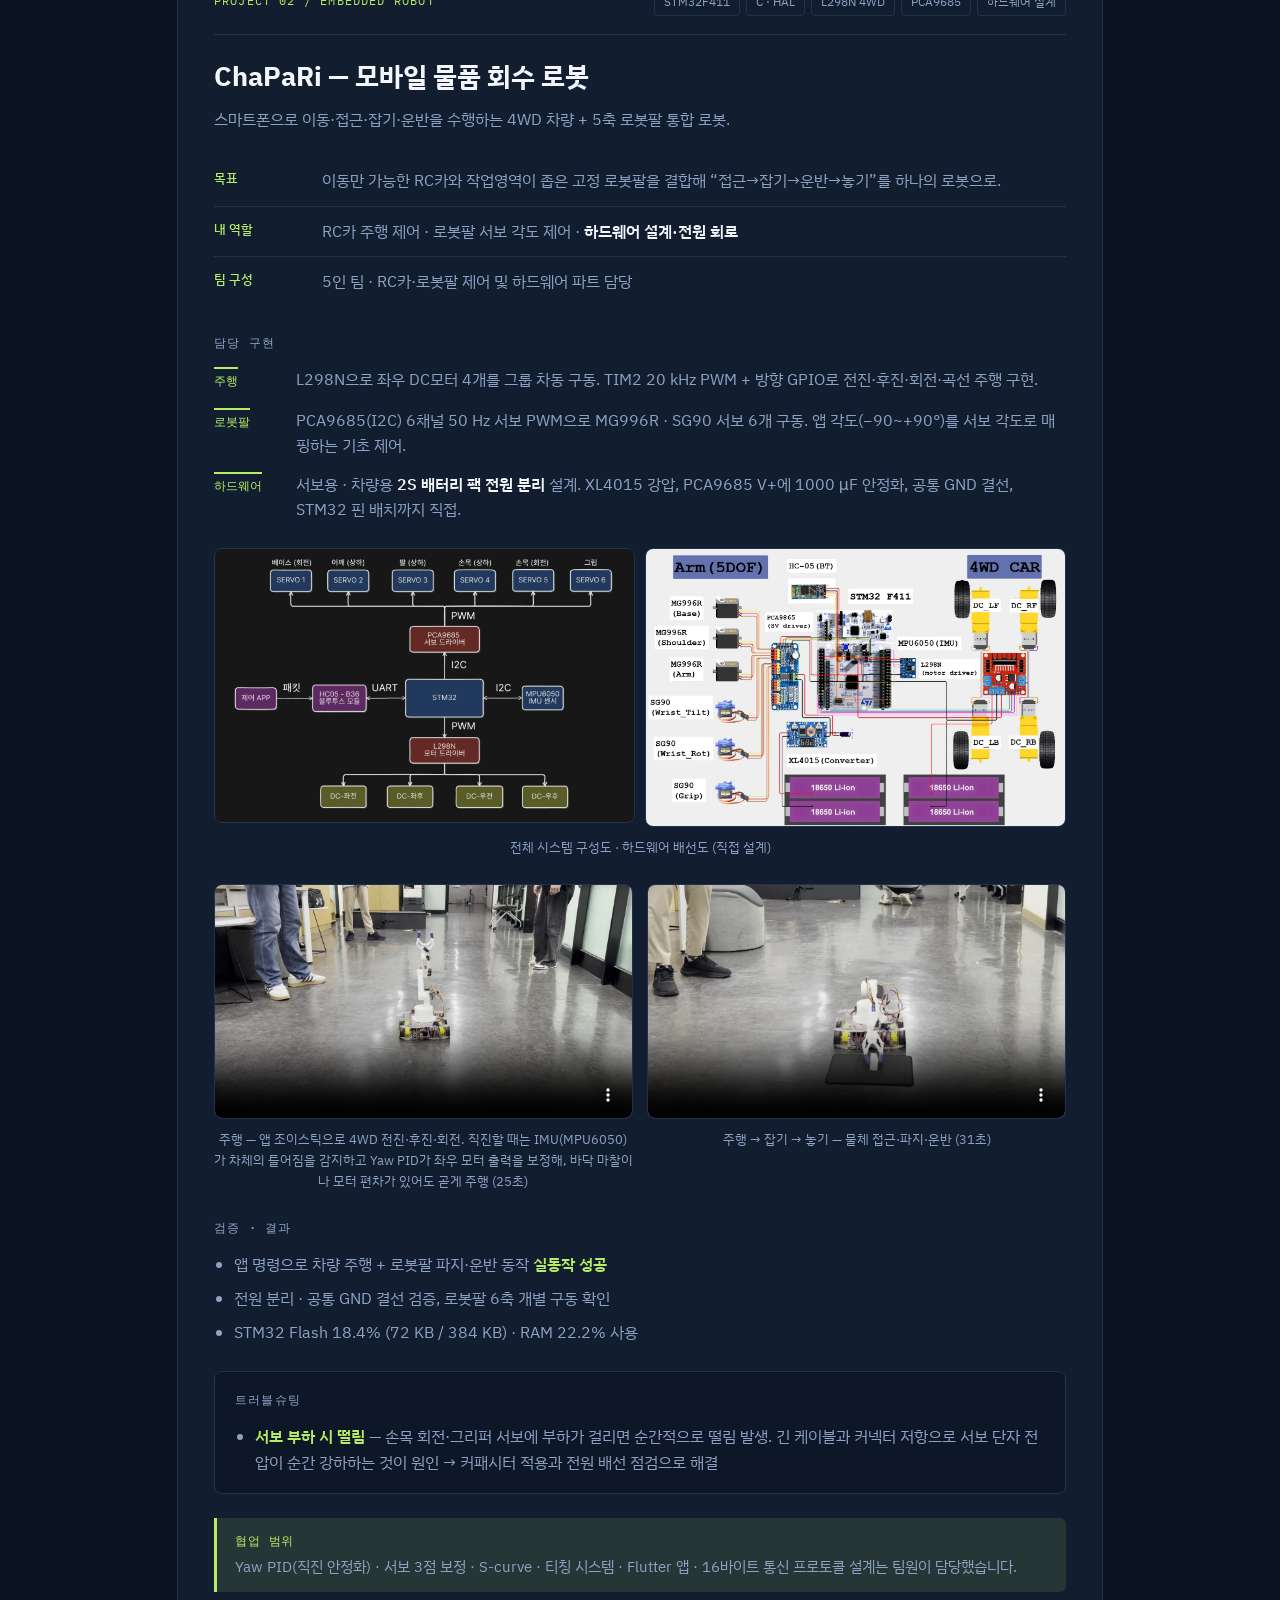
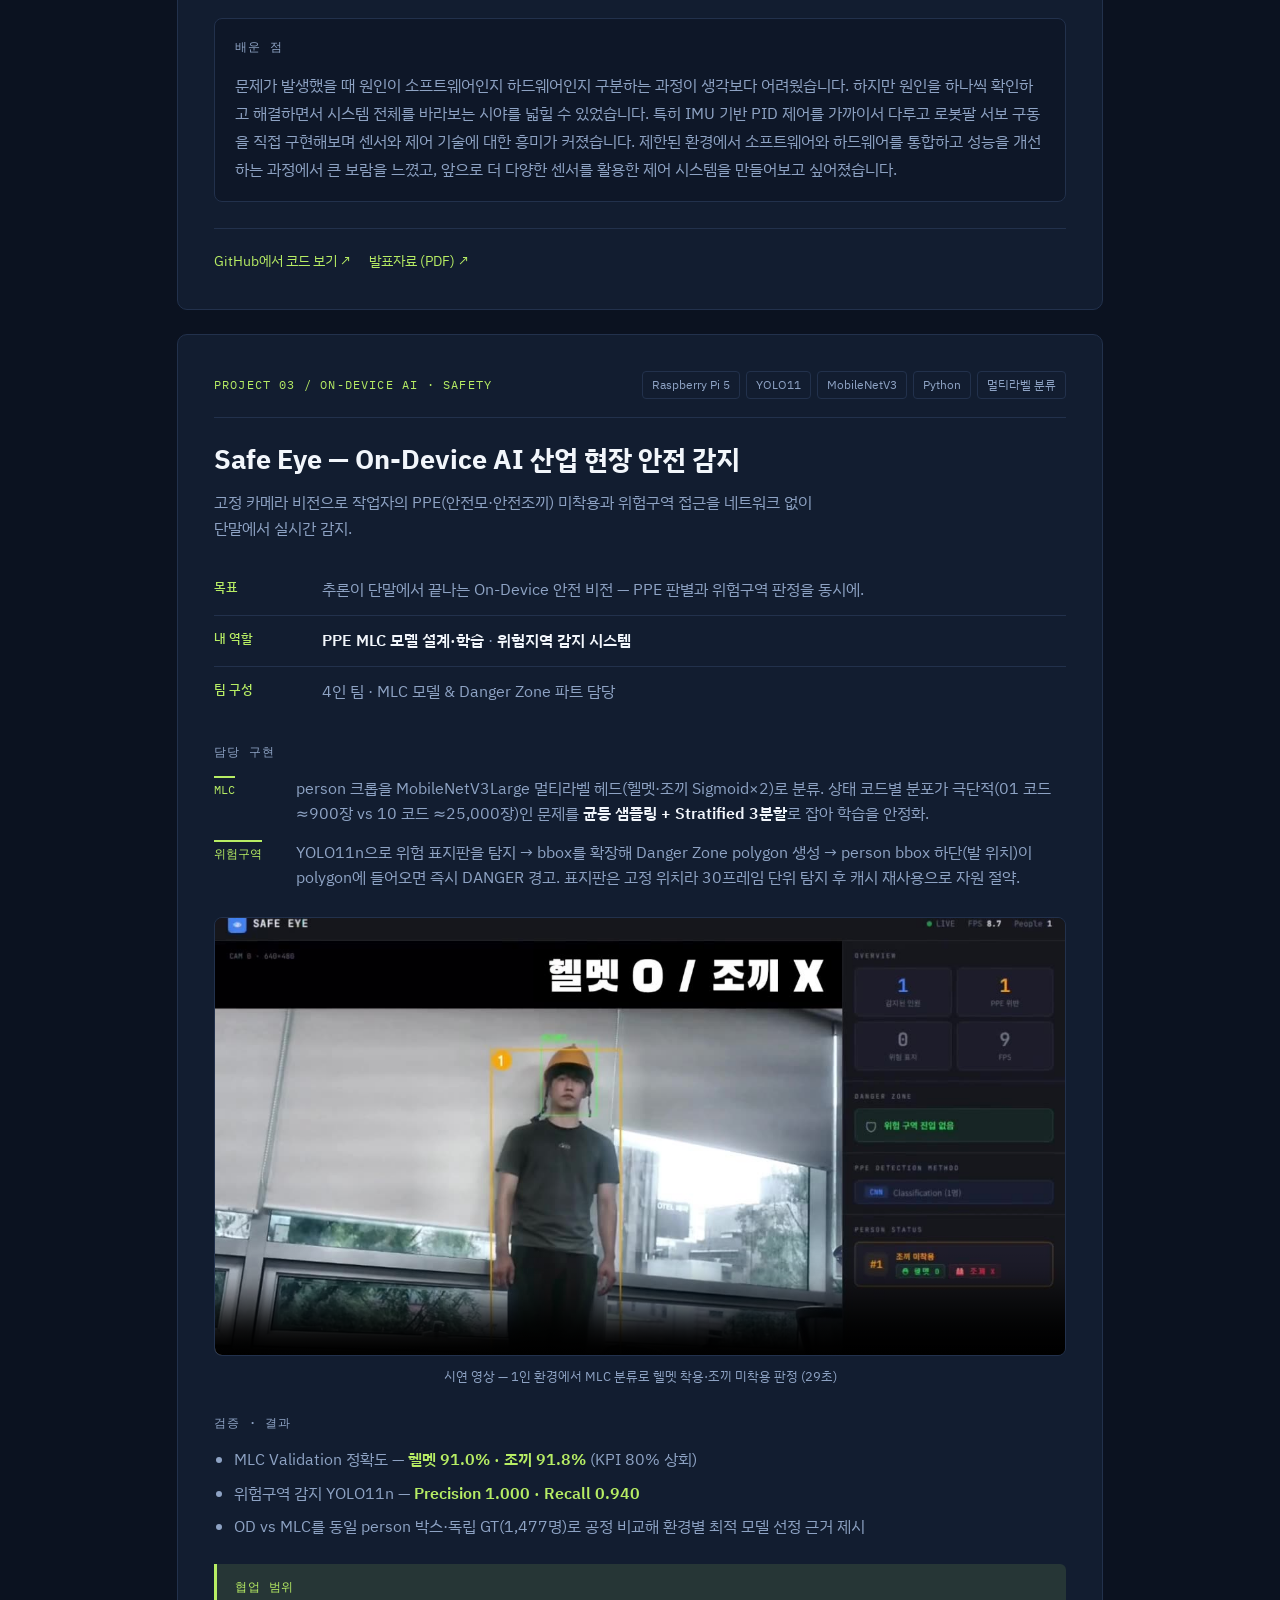
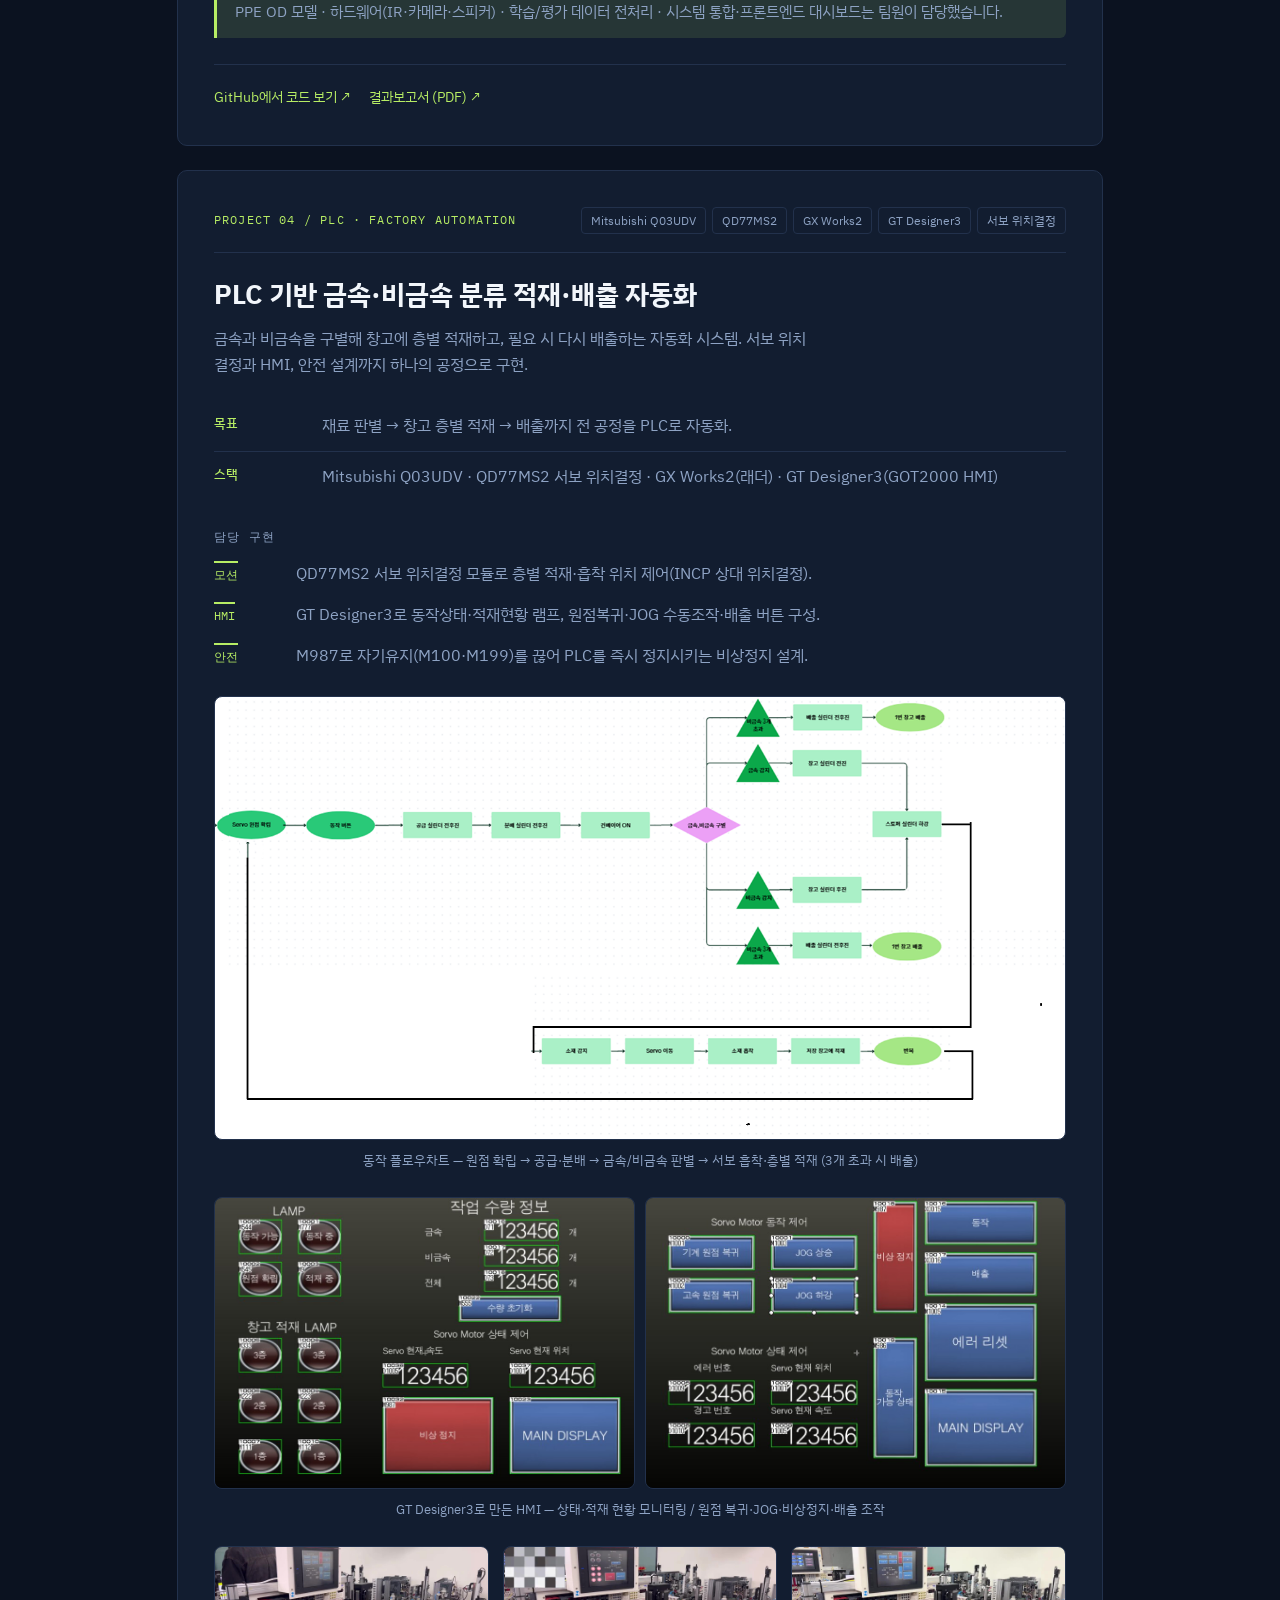
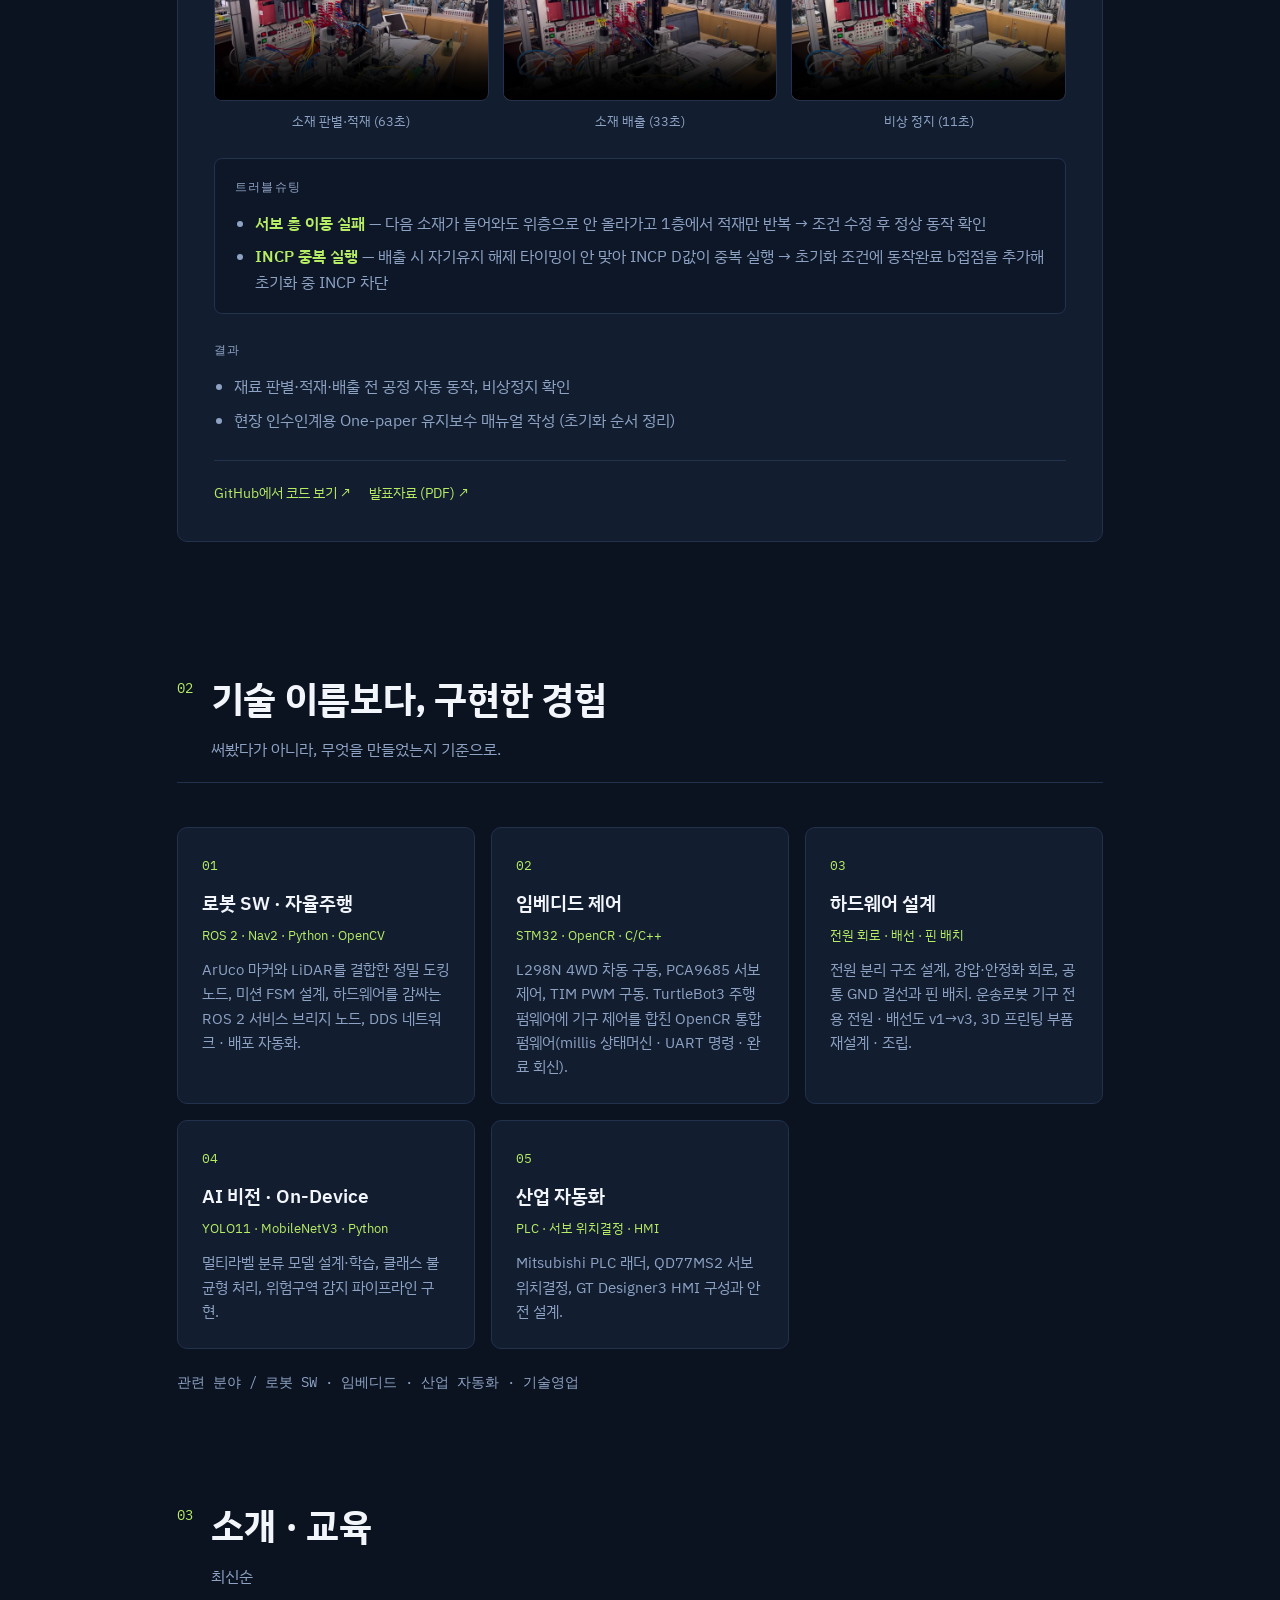
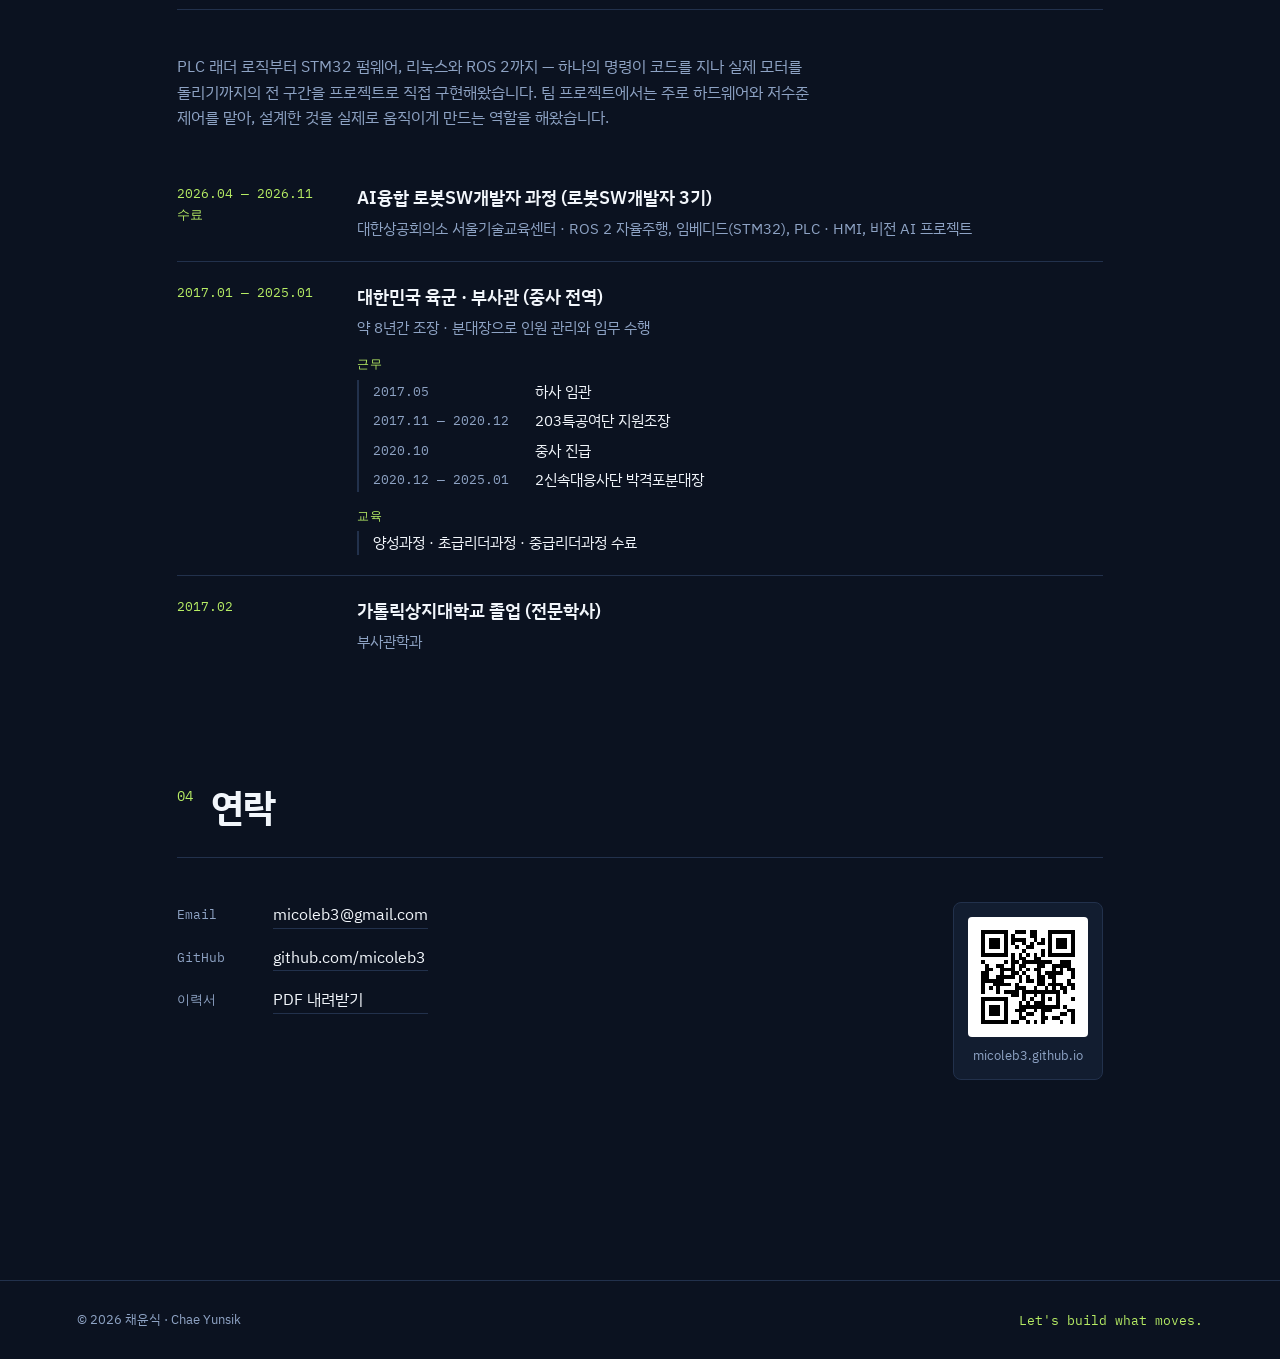
<file: docs/index.html>
<!DOCTYPE html>
<html lang="ko" data-theme="nightlime">
<head>
  <meta charset="UTF-8" />
  <meta name="viewport" content="width=device-width, initial-scale=1.0" />
  <title>채윤식 · 임베디드 / 산업자동화 포트폴리오</title>
  <meta name="description" content="하드웨어부터 펌웨어까지. STM32 임베디드 제어와 산업 자동화를 공부하는 엔지니어 채윤식의 포트폴리오." />
  <link rel="preconnect" href="https://fonts.googleapis.com" />
  <link rel="preconnect" href="https://fonts.gstatic.com" crossorigin />
  <link href="https://fonts.googleapis.com/css2?family=IBM+Plex+Mono:wght@400;500;600&family=IBM+Plex+Sans+KR:wght@400;500;600;700&display=swap" rel="stylesheet" />
  <link rel="stylesheet" href="themes.css" />
  <link rel="stylesheet" href="style.css" />
</head>
<body>
  <!-- ─── nav ─────────────────────────────────────────── -->
  <header class="nav" id="top">
    <a class="nav__brand" href="#top">채윤식<span class="nav__brand-mark">_</span></a>
    <nav class="nav__links" aria-label="주요 섹션">
      <a href="#work">프로젝트</a>
      <a href="#skills">기술 역량</a>
      <a href="#about">소개</a>
      <a href="#contact">연락</a>
    </nav>
    <button class="nav__pdf" type="button" onclick="window.print()">PDF 저장</button>
  </header>

  <main>
    <!-- ─── hero ──────────────────────────────────────── -->
    <section class="hero" id="hero">
      <p class="hero__kicker">EMBEDDED · INDUSTRIAL AUTOMATION</p>
      <h1 class="hero__title">
        하드웨어부터 펌웨어까지,<br>
        <span class="hero__title-2">직접 만드는 제어 시스템.</span>
      </h1>
      <p class="hero__line">
        회로 설계와 배선부터 STM32 펌웨어, 로봇 제어까지 —
        신호가 흐르는 전 구간을 직접 다룹니다.
        문제가 생기면 하드웨어와 소프트웨어를 가리지 않고 원인을 끝까지 추적해 해결합니다.
      </p>
      <div class="hero__cta">
        <a class="btn btn--fill" href="#work">프로젝트 보기 ↓</a>
        <a class="btn btn--line" href="https://github.com/micoleb3">GitHub ↗</a>
      </div>

      <dl class="readout" aria-label="요약">
        <div><dt>FOCUS</dt><dd>임베디드 제어 · 산업 자동화</dd></div>
        <div><dt>STACK</dt><dd>STM32 · C/C++ · ROS 2 · PLC</dd></div>
      </dl>
    </section>

    <!-- ─── work ──────────────────────────────────────── -->
    <section class="section" id="work">
      <div class="section__head">
        <span class="section__no">01</span>
        <div>
          <h2 class="section__title">프로젝트로 보는 구현 경험</h2>
          <p class="section__sub">무엇을 만들었는지, 그 안에서 내가 무엇을 맡았는지.</p>
        </div>
      </div>

      <!-- PROJECT 01 : Smart-farm transport robot ───── -->
      <article class="proj" id="project-transport">
        <div class="proj__tag">
          <span class="proj__badge">PROJECT 01 / AUTONOMOUS MOBILE ROBOT</span>
          <span class="proj__live"><span class="dot"></span>최종 발표 완료 · 2026.11.05</span>
          <div class="proj__chips">
            <span>ROS 2 Jazzy</span><span>Nav2</span><span>Python · rclpy</span>
            <span>ArUco · LiDAR</span><span>OpenCR · Arduino C++</span><span>TurtleBot3</span>
          </div>
        </div>

        <h3 class="proj__title">스마트팜 운송로봇 — 주행 · 정밀 도킹 · 바구니 구동부</h3>
        <p class="proj__tagline">
          예찰 → 수확 → 운송 → 선별로 이어지는 스마트팜 다중 로봇 시스템(ManyFarm)에서,
          수확로봇에게 파프리카를 받아 선별장까지 옮겨 쏟는 운송로봇 transport_01을 맡았습니다.
        </p>

        <div class="proj__grid">
          <dl class="facts">
            <div><dt>목표</dt><dd>운송로봇 한 대가 <strong>주행 → 정밀 도킹 → 받기 · 쏟기</strong>까지 실물에서 동작하게 만들기.</dd></div>
            <div><dt>내 역할</dt><dd>운송로봇 공동 담당 —
              <strong>9/10–10/12 주행 · 정밀 도킹</strong>(요구사항 · FSM 설계, Nav2 주행, ArUco + LiDAR 도킹, 팀 라우트서버 연동) ·
              <strong>10/13~ 바구니 구동부</strong>(기구 제작, 전원 · 배선, OpenCR 펌웨어, ROS 2 브리지 노드, URDF 실물 반영)</dd></div>
            <div><dt>팀 구성</dt><dd>3팀 ManyFarm · 7인 · KDT 로봇 3기 최종 프로젝트 · 2026.09 ~ 2026.11 (11/5 최종 발표) · 10/14 이후 주행 · 도킹은 팀원이 이어받음</dd></div>
            <div><dt>플랫폼</dt><dd>TurtleBot3 Waffle Pi (Raspberry Pi 4, OpenCR 1.0, LiDAR, Pi 카메라 V2) + 직접 만든 적재 바구니</dd></div>
          </dl>
        </div>

        <figure class="proj__fig proj__fig--trio">
          <img src="assets/manyfarm-real.jpg" alt="운송로봇 실물 — TurtleBot3 위에 적재 바구니와 지지 기둥 16개" />
          <img src="assets/manyfarm-cad-receive.jpg" alt="실측 반영 모델 — 윗덮개를 열어 수확물을 받는 상태" />
          <img src="assets/manyfarm-cad-dump.jpg" alt="실측 반영 모델 — 앞문을 열고 바구니를 기울여 쏟는 상태" />
          <figcaption>실물 (10/23) · 받기 (윗덮개 열림) · 쏟기 (앞문 열고 틸트) — 오른쪽 두 장은 실측값을 반영한 모델</figcaption>
        </figure>

        <div class="proj__block">
          <h4 class="proj__h4">A. 주행 · 정밀 도킹 (9/10 – 10/12)</h4>
          <ol class="chain" aria-label="dock.py 도킹 단계">
            <li><b>SEARCH</b><span>회전하며 마커 탐색</span></li>
            <li><b>TRACK</b><span>먼 마커로 접근</span></li>
            <li><b>FINE</b><span>가까운 마커로 정지</span></li>
            <li><b>ALIGN</b><span>LiDAR 면 정렬</span></li>
            <li><b>PUSH · DONE</b><span>짧게 직진 후 완료</span></li>
          </ol>
          <ul class="doing">
            <li><span class="doing__k">설계</span><span>요구사항 · 기능 · 비기능 · 인터페이스 · 개발 단계 · State 설계 문서 6종 작성.
              미션 FSM은 정상 9개 State + 전역 ERROR/ESTOP, Nav2와 정밀 제어기의 제어권을 하나로.</span></li>
            <li><span class="doing__k">주행</span><span>폐쇄망 TurtleBot3를 실물에서 달리게 만듦 — 시계 동기화, 바구니 기둥을 지우는 LiDAR 필터,
              최대 속도 0.13 m/s 제한. SD 카드 무인 설치 스크립트(13단계, 이미 된 단계는 건너뜀).</span></li>
            <li><span class="doing__k">인식</span><span>Pi 카메라(IMX219) 1280×720 캘리브레이션, 마커 크기별 인식 거리 실측
              (10 cm 마커 0.3–2 m). 근거리에서 마커가 화면을 넘치는 한계 때문에 장소마다 마커 2개 — 먼 마커로 방향, 가까운 마커로 정지.</span></li>
            <li><span class="doing__k">도킹</span><span>dock.py 하나로 주차장 · 수확로봇 · 선별장을 처리하고 장소 값은 sites.yaml로 분리.
              마지막 각도는 카메라 대신 LiDAR로 정면 면의 기울기를 재서 맞추고, 정렬 후 직진 · 후진 이탈(UNDOCK)까지.</span></li>
            <li><span class="doing__k">검증</span><span>실물 1회차 실패(접근 중 마커 놓침)를 분석한 뒤, 가상 카메라(투영 + 노이즈 + 지연 + 바퀴 편차) 폐루프
              시뮬레이터를 만들어 시작 위치 7종으로 반복 검증하고 재설계.</span></li>
            <li><span class="doing__k">연동</span><span>팀 라우트서버(수정 없이 사용) 위에 운영 스크립트(<code>wf</code> 이동 · 도킹 · 이탈) 작성,
              DDS IP 직접 지정, Pi 4 부하 감소. 10/9 설치 스크립트 포함 인수인계 패키지로 전달.</span></li>
          </ul>
        </div>

        <div class="proj__block">
          <h4 class="proj__h4">B. 바구니 구동부 (10/13 ~) — 받기 · 운반 · 쏟기</h4>
          <ul class="doing">
            <li><span class="doing__k">기구</span><span>팀 CAD를 바탕으로 출력 부품을 19 → 10개로 합치고, 축 구멍을 Ø8.4로 키워 미끄럼 베어링 역할.
              윗덮개(랙 · 피니언 슬라이드) · 앞문 · 틸트 3개 구동부 조립. 틸트 모터 배송 지연 → 같은 배선으로 12V 리니어 액추에이터로 교체.</span></li>
            <li><span class="doing__k">전원</span><span>기구 전용 배터리를 분리해 서보 · 리니어 전류가 OpenCR · 라즈베리파이 전원을 흔들지 않게 설계.
              DC-DC 5V, L298N, GND 한 점 공통, 로커 스위치로 기구 전원만 차단. 배선도 v1 → v3, 전선 라벨 체계.</span></li>
            <li><span class="doing__k">펌웨어</span><span>TB3 순정 주행 펌웨어 위에 액추에이터 모듈을 얹은 <strong>통합 펌웨어</strong> — OpenCR 한 장으로 주행 + 기구.
              <code>delay()</code> 없는 millis 상태머신, USB는 주행이 쓰고 기구 명령은 UART로 분리,
              회신 규칙 OK(접수) · DONE(완료) · STOPPED · ERR · READY.</span></li>
            <li><span class="doing__k">제어</span><span>서보가 360° 연속회전형으로 확인돼 위치 대신 시간 제어로 전환. 덮개는 문틀에 끼어
              전진 0.1 s / 후진 0.05 s 끊어치기, 틸트는 내림을 1 s 길게 잡아 매번 바닥 리미트로 기준점 복귀. 동작마다 시간 상한 + 강제 정지.</span></li>
            <li><span class="doing__k">ROS 2</span><span>브리지 노드 <code>transport_device_bridge</code> — 서비스 6개
              (<code>lid_open/close</code> · <code>gate_open/close</code> · <code>unload</code> · <code>stop</code>), 동작이 끝나야 응답.
              실패 시 stop 후 이유와 함께 실패 반환. 운송 노드는 서비스 호출만 하면 됨.</span></li>
            <li><span class="doing__k">모델</span><span>틸트 · 앞문 각도, 경첩 높이, 카메라 위치(9° 틀어짐) 등을 실측해
              실물 반영 URDF 작성 — 기둥이 LiDAR를 가리는 것까지 시뮬레이션에서 재현하기 위함.</span></li>
          </ul>
        </div>

        <figure class="proj__fig proj__fig--wide proj__fig--wiring">
          <img src="assets/manyfarm-wiring.jpg" alt="운송로봇 액추에이터 배선도 v3 — OpenCR, L298N, DC-DC, 서보 2개, 리니어, 라즈베리파이 UART" />
          <figcaption>운송로봇 액추에이터 배선도 v3 (10/22, 리니어 반영) — 기구 전원 분리 · OpenCR 핀 배정 · UART</figcaption>
        </figure>

        <div class="proj__block">
          <h4 class="proj__h4">검증 · 결과</h4>
          <ul class="result">
            <li><strong>기구가 움직이는 동안에도 주행 통신 유지</strong> — 약 68초 동작 중 /odom 평균 20.0 Hz, 최대 간격 0.064 s (실물, 10/23)</li>
            <li>덮개 · 앞문 <strong>5회 반복 완전 개폐</strong>, 비상 정지 즉시 정지, 내용물 넣고 적재 쏟기 통과 (실물)</li>
            <li>브리지 노드 사전 시험 16/16, 로봇에서 실제 서비스 호출 통과</li>
            <li>폐쇄망 Nav2 주행, 주차장 도킹 동작 확인 (실물)</li>
            <li>도킹 정밀도는 <strong>오프라인 시뮬레이터 값</strong> — 선별장 좌우 ±1.4 cm, 수확로봇 ±0.6 cm. 실물 반복 성공률은 측정하지 않아 쓰지 않음</li>
          </ul>
        </div>


        <div class="proj__block proj__block--quiet">
          <h4 class="proj__h4">트러블슈팅</h4>
          <ul class="result">
            <li><strong>Nav2가 목표를 거절</strong> — 폐쇄망이라 로봇 시계가 부팅마다 약 20일 틀어져 TF 시각 무효 → PC를 시간 서버로, bringup에 시계 동기화</li>
            <li><strong>도킹 각도 오차</strong> — 마커만 보면 시뮬레이션에서도 최대 ±11°, 카메라도 약 8° 틀어져 장착 → 마지막 각도는 LiDAR 면 정렬로 분리</li>
            <li><strong>서보가 멈추지 않음</strong> — 라벨로 구분 안 되는 360° 연속회전형 → 손으로 돌려 확인 후 시간 제어 펌웨어로 변경</li>
            <li><strong>UART 무반응 · 업로드 CRC Fail</strong> — 라즈베리파이 시리얼 콘솔이 포트 점유 → 해제. 업로드 실패는 순정 업로더로 보드부터 확인 후 1.5 KB 줄여 해결</li>
            <li><strong>바구니 기둥이 장애물로 잡힘</strong> — 0.20 m 미만 점 제거 필터, AMCL · costmap · 충돌 감시를 같은 토픽으로 통일</li>
            <li><strong>PC · 로봇 통신 실패</strong> — 공유기가 멀티캐스트 차단 → Fast DDS에 IP 직접 지정</li>
          </ul>
        </div>

        <div class="proj__note">
          <span class="proj__note-k">협업 범위</span>
          관제 · 라우트서버 · Zenoh 연결은 팀 코드이며 수정 없이 그 위에 얹었습니다. 10/14 이후 주행 · 도킹과 FSM 변경은 팀원이 이어받았고,
          팀 운송 노드가 이 브리지 서비스를 호출하도록 연동되었고(실물 설정 <code>backend: trigger</code>), 11/5 최종 발표까지 팀과 함께 통합했습니다.
        </div>

        <div class="proj__block proj__block--quiet">
          <h4 class="proj__h4">배운 점</h4>
          <p class="proj__learn">
            실물은 시뮬레이션에 없던 문제로 막힙니다. 그때마다 한 번에 하나만 바꾸고, 순정 펌웨어 · 닫힌 위치 같은 정상 기준으로 먼저 되돌려 원인을 좁혔습니다.
            경계를 나누는 설계(주행은 USB, 기구는 UART · 운송 노드는 서비스만, 시리얼은 브리지가)가 디버깅과 협업을 쉽게 만들었고,
            실물 · 시뮬레이션 · 미검증을 구분해 말하는 습관이 팀과 발표의 신뢰를 지켰습니다.
          </p>
        </div>

        <div class="proj__links">
          <a href="https://github.com/micoleb3/manyfarm">GitHub에서 코드 보기 ↗</a>
          <a href="assets/docs/manyfarm-presentation.pdf">최종 발표자료 (PDF) ↗</a>
        </div>
      </article>

      <!-- PROJECT 02 : ChaPaRi ───────────────────────── -->
      <article class="proj" id="project-chapari">
        <div class="proj__tag">
          <span class="proj__badge">PROJECT 02 / EMBEDDED ROBOT</span>
          <div class="proj__chips">
            <span>STM32F411</span><span>C · HAL</span><span>L298N 4WD</span>
            <span>PCA9685</span><span>하드웨어 설계</span>
          </div>
        </div>

        <h3 class="proj__title">ChaPaRi — 모바일 물품 회수 로봇</h3>
        <p class="proj__tagline">
          스마트폰으로 이동·접근·잡기·운반을 수행하는 4WD 차량 + 5축 로봇팔 통합 로봇.
        </p>

        <div class="proj__grid">
          <dl class="facts">
            <div><dt>목표</dt><dd>이동만 가능한 RC카와 작업영역이 좁은 고정 로봇팔을 결합해 “접근→잡기→운반→놓기”를 하나의 로봇으로.</dd></div>
            <div><dt>내 역할</dt><dd>RC카 주행 제어 · 로봇팔 서보 각도 제어 · <strong>하드웨어 설계·전원 회로</strong></dd></div>
            <div><dt>팀 구성</dt><dd>5인 팀 · RC카·로봇팔 제어 및 하드웨어 파트 담당</dd></div>
          </dl>
        </div>

        <div class="proj__block">
          <h4 class="proj__h4">담당 구현</h4>
          <ul class="doing">
            <li>
              <span class="doing__k">주행</span><span>L298N으로 좌우 DC모터 4개를 그룹 차동 구동. TIM2 20 kHz PWM + 방향 GPIO로
              전진·후진·회전·곡선 주행 구현.</span>
            </li>
            <li>
              <span class="doing__k">로봇팔</span><span>PCA9685(I2C) 6채널 50 Hz 서보 PWM으로 MG996R · SG90 서보 6개 구동.
              앱 각도(−90~+90°)를 서보 각도로 매핑하는 기초 제어.</span>
            </li>
            <li>
              <span class="doing__k">하드웨어</span><span>서보용 · 차량용 <strong>2S 배터리 팩 전원 분리</strong> 설계. XL4015 강압,
              PCA9685 V+에 1000 µF 안정화, 공통 GND 결선, STM32 핀 배치까지 직접.</span>
            </li>
          </ul>
        </div>

        <figure class="proj__fig">
          <img src="assets/chapari-system.png" alt="ChaPaRi 전체 시스템 구성도 — 앱, HC-05, STM32, PCA9685, L298N, MPU6050 연결" />
          <img src="assets/chapari-wiring.png" alt="ChaPaRi 하드웨어 배선도 — 전원 분리 구조와 공통 GND" />
          <figcaption>전체 시스템 구성도 · 하드웨어 배선도 (직접 설계)</figcaption>
        </figure>

        <div class="proj__video proj__video--pair">
          <figure>
            <video controls preload="none" playsinline muted width="1280" height="720" poster="assets/chapari-drive.jpg">
              <source src="assets/chapari-drive.mp4" type="video/mp4" />
            </video>
            <img class="proj__poster" src="assets/chapari-drive.jpg" alt="" aria-hidden="true" />
            <figcaption>주행 — 앱 조이스틱으로 4WD 전진·후진·회전. 직진할 때는 IMU(MPU6050)가 차체의 틀어짐을 감지하고
              Yaw PID가 좌우 모터 출력을 보정해, 바닥 마찰이나 모터 편차가 있어도 곧게 주행 (25초)</figcaption>
          </figure>
          <figure>
            <video controls preload="none" playsinline muted width="1280" height="720" poster="assets/chapari-pickplace.jpg">
              <source src="assets/chapari-pickplace.mp4" type="video/mp4" />
            </video>
            <img class="proj__poster" src="assets/chapari-pickplace.jpg" alt="" aria-hidden="true" />
            <figcaption>주행 → 잡기 → 놓기 — 물체 접근·파지·운반 (31초)</figcaption>
          </figure>
        </div>

        <div class="proj__block">
          <h4 class="proj__h4">검증 · 결과</h4>
          <ul class="result">
            <li>앱 명령으로 차량 주행 + 로봇팔 파지·운반 동작 <strong>실동작 성공</strong></li>
            <li>전원 분리 · 공통 GND 결선 검증, 로봇팔 6축 개별 구동 확인</li>
            <li>STM32 Flash 18.4% (72 KB / 384 KB) · RAM 22.2% 사용</li>
          </ul>
        </div>

        <div class="proj__block proj__block--quiet">
          <h4 class="proj__h4">트러블슈팅</h4>
          <ul class="result">
            <li><strong>서보 부하 시 떨림</strong> — 손목 회전·그리퍼 서보에 부하가 걸리면 순간적으로 떨림 발생.
              긴 케이블과 커넥터 저항으로 서보 단자 전압이 순간 강하하는 것이 원인 → 커패시터 적용과 전원 배선 점검으로 해결</li>
          </ul>
        </div>

        <div class="proj__note">
          <span class="proj__note-k">협업 범위</span>
          Yaw PID(직진 안정화) · 서보 3점 보정 · S-curve · 티칭 시스템 · Flutter 앱 ·
          16바이트 통신 프로토콜 설계는 팀원이 담당했습니다.
        </div>

        <div class="proj__block proj__block--quiet">
          <h4 class="proj__h4">배운 점</h4>
          <p class="proj__learn">
            문제가 발생했을 때 원인이 소프트웨어인지 하드웨어인지 구분하는 과정이 생각보다
            어려웠습니다. 하지만 원인을 하나씩 확인하고 해결하면서 시스템 전체를 바라보는
            시야를 넓힐 수 있었습니다. 특히 IMU 기반 PID 제어를 가까이서 다루고 로봇팔 서보
            구동을 직접 구현해보며 센서와 제어 기술에 대한 흥미가 커졌습니다. 제한된 환경에서
            소프트웨어와 하드웨어를 통합하고 성능을 개선하는 과정에서 큰 보람을 느꼈고,
            앞으로 더 다양한 센서를 활용한 제어 시스템을 만들어보고 싶어졌습니다.
          </p>
        </div>

        <div class="proj__links">
          <a href="https://github.com/micoleb3/mobile-retrieval-robot">GitHub에서 코드 보기 ↗</a>
          <a href="assets/docs/chapari-presentation.pdf">발표자료 (PDF) ↗</a>
        </div>
      </article>

      <!-- PROJECT 03 : Safe Eye ──────────────────────── -->
      <article class="proj" id="project-safeeye">
        <div class="proj__tag">
          <span class="proj__badge">PROJECT 03 / ON-DEVICE AI · SAFETY</span>
          <div class="proj__chips">
            <span>Raspberry Pi 5</span><span>YOLO11</span><span>MobileNetV3</span>
            <span>Python</span><span>멀티라벨 분류</span>
          </div>
        </div>

        <h3 class="proj__title">Safe Eye — On-Device AI 산업 현장 안전 감지</h3>
        <p class="proj__tagline">
          고정 카메라 비전으로 작업자의 PPE(안전모·안전조끼) 미착용과 위험구역 접근을
          네트워크 없이 단말에서 실시간 감지.
        </p>

        <div class="proj__grid">
          <dl class="facts">
            <div><dt>목표</dt><dd>추론이 단말에서 끝나는 On-Device 안전 비전 — PPE 판별과 위험구역 판정을 동시에.</dd></div>
            <div><dt>내 역할</dt><dd><strong>PPE MLC 모델 설계·학습</strong> · <strong>위험지역 감지 시스템</strong></dd></div>
            <div><dt>팀 구성</dt><dd>4인 팀 · MLC 모델 & Danger Zone 파트 담당</dd></div>
          </dl>
        </div>

        <div class="proj__block">
          <h4 class="proj__h4">담당 구현</h4>
          <ul class="doing">
            <li>
              <span class="doing__k">MLC</span><span>person 크롭을 MobileNetV3Large 멀티라벨 헤드(헬멧·조끼 Sigmoid×2)로 분류.
              상태 코드별 분포가 극단적(01 코드 ≈900장 vs 10 코드 ≈25,000장)인 문제를
              <strong>균등 샘플링 + Stratified 3분할</strong>로 잡아 학습을 안정화.</span>
            </li>
            <li>
              <span class="doing__k">위험구역</span><span>YOLO11n으로 위험 표지판을 탐지 → bbox를 확장해 Danger Zone polygon 생성 →
              person bbox 하단(발 위치)이 polygon에 들어오면 즉시 DANGER 경고.
              표지판은 고정 위치라 30프레임 단위 탐지 후 캐시 재사용으로 자원 절약.</span>
            </li>
          </ul>
        </div>

        <figure class="proj__video">
          <video controls preload="none" playsinline poster="assets/safeeye-demo.jpg">
            <source src="assets/safeeye-demo.mp4" type="video/mp4" />
          </video>
            <img class="proj__poster" src="assets/safeeye-demo.jpg" alt="" aria-hidden="true" />
          <figcaption>시연 영상 — 1인 환경에서 MLC 분류로 헬멧 착용·조끼 미착용 판정 (29초)</figcaption>
        </figure>

        <div class="proj__block">
          <h4 class="proj__h4">검증 · 결과</h4>
          <ul class="result">
            <li>MLC Validation 정확도 — <strong>헬멧 91.0% · 조끼 91.8%</strong> (KPI 80% 상회)</li>
            <li>위험구역 감지 YOLO11n — <strong>Precision 1.000 · Recall 0.940</strong></li>
            <li>OD vs MLC를 동일 person 박스·독립 GT(1,477명)로 공정 비교해 환경별 최적 모델 선정 근거 제시</li>
          </ul>
        </div>

        <div class="proj__note">
          <span class="proj__note-k">협업 범위</span>
          PPE OD 모델 · 하드웨어(IR·카메라·스피커) · 학습/평가 데이터 전처리 · 시스템 통합·프론트엔드
          대시보드는 팀원이 담당했습니다.
        </div>

        <div class="proj__links">
          <a href="https://github.com/micoleb3/safe-eye">GitHub에서 코드 보기 ↗</a>
          <a href="assets/docs/safeeye-report.pdf">결과보고서 (PDF) ↗</a>
        </div>
      </article>

      <!-- PROJECT 04 : PLC ────────────────────────────── -->
      <article class="proj" id="project-plc">
        <div class="proj__tag">
          <span class="proj__badge">PROJECT 04 / PLC · FACTORY AUTOMATION</span>
          <div class="proj__chips">
            <span>Mitsubishi Q03UDV</span><span>QD77MS2</span><span>GX Works2</span>
            <span>GT Designer3</span><span>서보 위치결정</span>
          </div>
        </div>

        <h3 class="proj__title">PLC 기반 금속·비금속 분류 적재·배출 자동화</h3>
        <p class="proj__tagline">
          금속과 비금속을 구별해 창고에 층별 적재하고, 필요 시 다시 배출하는 자동화 시스템.
          서보 위치결정과 HMI, 안전 설계까지 하나의 공정으로 구현.
        </p>

        <div class="proj__grid">
          <dl class="facts">
            <div><dt>목표</dt><dd>재료 판별 → 창고 층별 적재 → 배출까지 전 공정을 PLC로 자동화.</dd></div>
            <div><dt>스택</dt><dd>Mitsubishi Q03UDV · QD77MS2 서보 위치결정 · GX Works2(래더) · GT Designer3(GOT2000 HMI)</dd></div>
          </dl>
        </div>

        <div class="proj__block">
          <h4 class="proj__h4">담당 구현</h4>
          <ul class="doing">
            <li><span class="doing__k">모션</span><span>QD77MS2 서보 위치결정 모듈로 층별 적재·흡착 위치 제어(INCP 상대 위치결정).</span></li>
            <li><span class="doing__k">HMI</span><span>GT Designer3로 동작상태·적재현황 램프, 원점복귀·JOG 수동조작·배출 버튼 구성.</span></li>
            <li><span class="doing__k">안전</span><span>M987로 자기유지(M100·M199)를 끊어 PLC를 즉시 정지시키는 비상정지 설계.</span></li>
          </ul>
        </div>

        <figure class="proj__fig proj__fig--wide">
          <img src="assets/plc-flow.png" alt="PLC 동작 플로우차트 — 서보 원점 확립, 공급·분배 실린더, 컨베이어, 금속/비금속 판별, 창고 실린더, 서보 이동·흡착, 층별 적재, 3개 초과 시 배출" />
          <figcaption>동작 플로우차트 — 원점 확립 → 공급·분배 → 금속/비금속 판별 → 서보 흡착·층별 적재 (3개 초과 시 배출)</figcaption>
        </figure>

        <figure class="proj__fig">
          <img src="assets/plc-hmi-1.jpg" alt="GOT2000 HMI 화면 1 — 동작 램프, 창고 층별 적재 램프, 작업 수량, 서보 상태" />
          <img src="assets/plc-hmi-2.jpg" alt="GOT2000 HMI 화면 2 — 원점 복귀, JOG 상승·하강, 비상정지, 동작·배출 버튼" />
          <figcaption>GT Designer3로 만든 HMI — 상태·적재 현황 모니터링 / 원점 복귀·JOG·비상정지·배출 조작</figcaption>
        </figure>

        <div class="proj__video proj__video--trio">
          <figure>
            <video controls preload="none" playsinline muted width="1280" height="720" poster="assets/plc-store.jpg">
              <source src="assets/plc-store.mp4" type="video/mp4" />
            </video>
            <img class="proj__poster" src="assets/plc-store.jpg" alt="" aria-hidden="true" />
            <figcaption>소재 판별·적재 (63초)</figcaption>
          </figure>
          <figure>
            <video controls preload="none" playsinline muted width="1280" height="720" poster="assets/plc-discharge.jpg">
              <source src="assets/plc-discharge.mp4" type="video/mp4" />
            </video>
            <img class="proj__poster" src="assets/plc-discharge.jpg" alt="" aria-hidden="true" />
            <figcaption>소재 배출 (33초)</figcaption>
          </figure>
          <figure>
            <video controls preload="none" playsinline muted width="1280" height="720" poster="assets/plc-estop.jpg">
              <source src="assets/plc-estop.mp4" type="video/mp4" />
            </video>
            <img class="proj__poster" src="assets/plc-estop.jpg" alt="" aria-hidden="true" />
            <figcaption>비상 정지 (11초)</figcaption>
          </figure>
        </div>

        <div class="proj__block proj__block--quiet">
          <h4 class="proj__h4">트러블슈팅</h4>
          <ul class="result">
            <li><strong>서보 층 이동 실패</strong> — 다음 소재가 들어와도 위층으로 안 올라가고 1층에서 적재만 반복 → 조건 수정 후 정상 동작 확인</li>
            <li><strong>INCP 중복 실행</strong> — 배출 시 자기유지 해제 타이밍이 안 맞아 INCP D값이 중복 실행 → 초기화 조건에 동작완료 b접점을 추가해 초기화 중 INCP 차단</li>
          </ul>
        </div>

        <div class="proj__block">
          <h4 class="proj__h4">결과</h4>
          <ul class="result">
            <li>재료 판별·적재·배출 전 공정 자동 동작, 비상정지 확인</li>
            <li>현장 인수인계용 One-paper 유지보수 매뉴얼 작성 (초기화 순서 정리)</li>
          </ul>
        </div>

        <div class="proj__links">
          <a href="https://github.com/micoleb3/plc-sorting-automation">GitHub에서 코드 보기 ↗</a>
          <a href="assets/docs/plc-presentation.pdf">발표자료 (PDF) ↗</a>
        </div>
      </article>
    </section>

    <!-- ─── skills ────────────────────────────────────── -->
    <section class="section" id="skills">
      <div class="section__head">
        <span class="section__no">02</span>
        <div>
          <h2 class="section__title">기술 이름보다, 구현한 경험</h2>
          <p class="section__sub">써봤다가 아니라, 무엇을 만들었는지 기준으로.</p>
        </div>
      </div>

      <div class="skills">
        <article class="skill">
          <span class="skill__no">01</span>
          <h3>로봇 SW · 자율주행</h3>
          <p class="skill__stack">ROS 2 · Nav2 · Python · OpenCV</p>
          <p class="skill__desc">ArUco 마커와 LiDAR를 결합한 정밀 도킹 노드, 미션 FSM 설계, 하드웨어를 감싸는 ROS 2 서비스 브리지 노드, DDS 네트워크 · 배포 자동화.</p>
        </article>
        <article class="skill">
          <span class="skill__no">02</span>
          <h3>임베디드 제어</h3>
          <p class="skill__stack">STM32 · OpenCR · C/C++</p>
          <p class="skill__desc">L298N 4WD 차동 구동, PCA9685 서보 제어, TIM PWM 구동. TurtleBot3 주행 펌웨어에 기구 제어를 합친 OpenCR 통합 펌웨어(millis 상태머신 · UART 명령 · 완료 회신).</p>
        </article>
        <article class="skill">
          <span class="skill__no">03</span>
          <h3>하드웨어 설계</h3>
          <p class="skill__stack">전원 회로 · 배선 · 핀 배치</p>
          <p class="skill__desc">전원 분리 구조 설계, 강압·안정화 회로, 공통 GND 결선과 핀 배치. 운송로봇 기구 전용 전원 · 배선도 v1→v3, 3D 프린팅 부품 재설계 · 조립.</p>
        </article>
        <article class="skill">
          <span class="skill__no">04</span>
          <h3>AI 비전 · On-Device</h3>
          <p class="skill__stack">YOLO11 · MobileNetV3 · Python</p>
          <p class="skill__desc">멀티라벨 분류 모델 설계·학습, 클래스 불균형 처리, 위험구역 감지 파이프라인 구현.</p>
        </article>
        <article class="skill">
          <span class="skill__no">05</span>
          <h3>산업 자동화</h3>
          <p class="skill__stack">PLC · 서보 위치결정 · HMI</p>
          <p class="skill__desc">Mitsubishi PLC 래더, QD77MS2 서보 위치결정, GT Designer3 HMI 구성과 안전 설계.</p>
        </article>
      </div>
      <p class="skills__foot">관련 분야 / 로봇 SW · 임베디드 · 산업 자동화 · 기술영업</p>
    </section>

    <!-- ─── about / experience ────────────────────────── -->
    <section class="section" id="about">
      <div class="section__head">
        <span class="section__no">03</span>
        <div>
          <h2 class="section__title">소개 · 교육</h2>
          <p class="section__sub">최신순</p>
        </div>
      </div>

      <div class="prose">
        <p>
          PLC 래더 로직부터 STM32 펌웨어, 리눅스와 ROS 2까지 — 하나의 명령이 코드를 지나
          실제 모터를 돌리기까지의 전 구간을 프로젝트로 직접 구현해왔습니다.
          팀 프로젝트에서는 주로 하드웨어와 저수준 제어를 맡아, 설계한 것을 실제로
          움직이게 만드는 역할을 해왔습니다.
        </p>
      </div>

      <ol class="timeline">
        <li>
          <span class="timeline__when">2026.04 — 2026.11<br>수료</span>
          <div>
            <h3>AI융합 로봇SW개발자 과정 (로봇SW개발자 3기)</h3>
            <p>대한상공회의소 서울기술교육센터 · ROS 2 자율주행, 임베디드(STM32), PLC · HMI, 비전 AI 프로젝트</p>
          </div>
        </li>
        <li>
          <span class="timeline__when">2017.01 — 2025.01</span>
          <div>
            <h3>대한민국 육군 · 부사관 (중사 전역)</h3>
            <p>약 8년간 조장 · 분대장으로 인원 관리와 임무 수행</p>
            <p class="timeline__k">근무</p>
            <ul class="timeline__sub">
              <li><span>2017.05</span>하사 임관</li>
              <li><span>2017.11 — 2020.12</span>203특공여단 지원조장</li>
              <li><span>2020.10</span>중사 진급</li>
              <li><span>2020.12 — 2025.01</span>2신속대응사단 박격포분대장</li>
            </ul>
            <p class="timeline__k">교육</p>
            <p class="timeline__edu">양성과정 · 초급리더과정 · 중급리더과정 수료</p>
          </div>
        </li>
        <li>
          <span class="timeline__when">2017.02</span>
          <div>
            <h3>가톨릭상지대학교 졸업 (전문학사)</h3>
            <p>부사관학과</p>
          </div>
        </li>
      </ol>
    </section>

    <!-- ─── contact ───────────────────────────────────── -->
    <section class="section section--contact" id="contact">
      <div class="section__head">
        <span class="section__no">04</span>
        <div><h2 class="section__title">연락</h2></div>
      </div>
      <div class="contact">
        <ul class="contact__list">
          <li>
            <span class="contact__k">Email</span>
            <button class="contact__copy" type="button" data-copy="micoleb3@gmail.com">micoleb3@gmail.com</button>
          </li>
          <li>
            <span class="contact__k">GitHub</span>
            <a href="https://github.com/micoleb3">github.com/micoleb3</a>
          </li>
          <li>
            <span class="contact__k">이력서</span>
            <a href="assets/docs/resume-chaeyunsik.pdf">PDF 내려받기</a>
          </li>
        </ul>
        <div class="contact__qr">
          <img src="assets/qr.svg" alt="포트폴리오 주소 QR" width="120" height="120" />
          <span>micoleb3.github.io</span>
        </div>
      </div>
    </section>
  </main>

  <footer class="foot">
    <span>© <span id="year"></span> 채윤식 · Chae Yunsik</span>
    <span class="foot__mono">Let's build what moves.</span>
  </footer>

  <script src="app.js"></script>
</body>
</html>
</file>
<file: themes.css>
/* ============================================================
   themes.css — 색상 토큰 + 테마 전환 + 인쇄(PDF) 테마
   웹: 다크(nightlime) / 인쇄: 라이트
   ============================================================ */

/* 기본(웹) 테마 — nightlime : 딥네이비 + 라임 시그널 */
:root,
:root[data-theme="nightlime"] {
  --page:      #0b1220;   /* 배경 */
  --paper:     #121d30;   /* 패널 표면 */
  --paper-2:   #0e1728;   /* 인셋/보조 표면 */
  --line:      #22314c;   /* 하이라인/보더 */
  --ink:       #f2f6fb;   /* 본문 텍스트 */
  --muted:     #8ea3c4;   /* 보조 텍스트 */
  --signal:    #b7ed64;   /* 라임 액센트(신호) */
  --signal-dim: rgba(183, 237, 100, .12);
  --teal:      #4fd6c2;   /* 보조 액센트(절제해서) */
  --shadow:    rgba(0, 0, 0, .35);
}

/* 대안 테마 A — slate-amber (localhost 비교용) */
:root[data-theme="slateamber"] {
  --page:      #10141c;
  --paper:     #171d28;
  --paper-2:   #131824;
  --line:      #2b3242;
  --ink:       #eef1f6;
  --muted:     #9aa4b6;
  --signal:    #ffb454;
  --signal-dim: rgba(255, 180, 84, .12);
  --teal:      #6fb3ff;
  --shadow:    rgba(0, 0, 0, .4);
}

/* 대안 테마 B — mono-ink (localhost 비교용) */
:root[data-theme="monoink"] {
  --page:      #0d0f12;
  --paper:     #16191e;
  --paper-2:   #121418;
  --line:      #2a2f36;
  --ink:       #f4f5f7;
  --muted:     #9ea4ac;
  --signal:    #e6e8ec;
  --signal-dim: rgba(230, 232, 236, .10);
  --teal:      #b7ed64;
  --shadow:    rgba(0, 0, 0, .45);
}

/* ============================================================
   인쇄 / PDF — 라이트 테마 (웹과 분리)
   ============================================================ */
@media print {
  :root {
    --page:      #ffffff !important;
    --paper:     #ffffff !important;
    --paper-2:   #ffffff !important;
    --line:      #c9d0da !important;
    --ink:       #10151f !important;
    --muted:     #4a5568 !important;
    --signal:    #2457e6 !important;   /* 인쇄 액센트: 블루 */
    --signal-dim: #eef2fb !important;
    --teal:      #0b8b80 !important;
    --shadow:    transparent !important;
  }
}
</file>
<file: style.css>
/* ============================================================
   style.css — 레이아웃 · 컴포넌트 (editorial / woozoo 구조)
   토큰은 themes.css 참조 (var(--...))
   ============================================================ */

*, *::before, *::after { box-sizing: border-box; }
html { scroll-behavior: smooth; }
@media (prefers-reduced-motion: reduce) { html { scroll-behavior: auto; } }

body {
  margin: 0;
  background: var(--page);
  color: var(--ink);
  font-family: "IBM Plex Sans KR", system-ui, sans-serif;
  font-size: 16px;
  line-height: 1.6;
  -webkit-font-smoothing: antialiased;
}

a { color: inherit; }
strong { color: var(--ink); font-weight: 600; }

.mono, .readout, .section__no, .proj__badge, .contact__k,
.hero__kicker, .doing__k, .skill__no, .foot__mono, .proj__note-k {
  font-family: "IBM Plex Mono", ui-monospace, monospace;
}

/* ─── container ──────────────────────────────────────── */
.nav, .hero, .section, .foot { padding-inline: clamp(20px, 6vw, 120px); }
.hero, .section { max-width: 1080px; margin-inline: auto; }

/* ─── nav ────────────────────────────────────────────── */
.nav {
  position: sticky; top: 0; z-index: 20;
  display: flex; align-items: center; gap: 18px;
  height: 62px;
  background: color-mix(in srgb, var(--page) 84%, transparent);
  backdrop-filter: blur(10px);
  border-bottom: 1px solid var(--line);
}
.nav__brand { font-weight: 700; font-size: 1.05rem; text-decoration: none; margin-right: auto; }
.nav__brand-mark { color: var(--signal); animation: blink 1.2s step-end infinite; }
@keyframes blink { 50% { opacity: 0; } }
@media (prefers-reduced-motion: reduce) { .nav__brand-mark { animation: none; } }
.nav__links { display: flex; gap: clamp(12px, 2.6vw, 28px); }
.nav__links a {
  text-decoration: none; color: var(--muted); font-size: .92rem;
  padding: 4px 0; border-bottom: 2px solid transparent; transition: color .15s, border-color .15s;
}
.nav__links a:hover, .nav__links a.is-active { color: var(--ink); border-color: var(--signal); }
.nav__pdf {
  font-family: "IBM Plex Mono", monospace; font-size: .78rem; color: var(--muted);
  background: none; border: 1px solid var(--line); border-radius: 5px;
  padding: 6px 12px; cursor: pointer; transition: border-color .15s, color .15s;
}
.nav__pdf:hover { color: var(--signal); border-color: var(--signal); }
@media (max-width: 620px) { .nav__pdf { display: none; } }

/* ─── hero ───────────────────────────────────────────── */
.hero { padding-top: clamp(56px, 11vw, 128px); padding-bottom: clamp(40px, 7vw, 72px); }
.hero__kicker {
  margin: 0 0 22px; color: var(--signal); font-size: .8rem; letter-spacing: .18em;
}
.hero__title {
  margin: 0; font-weight: 700; letter-spacing: -.02em; line-height: 1.08;
  font-size: clamp(2.2rem, 6.4vw, 4.6rem);
}
.hero__title-2 { color: var(--muted); }
.hero__line {
  max-width: 56ch; margin: 26px 0 0; color: var(--muted); font-size: clamp(1rem, 2.1vw, 1.16rem);
}
.hero__cta { display: flex; flex-wrap: wrap; gap: 12px; margin-top: 32px; }
.btn {
  display: inline-flex; align-items: center; padding: 11px 20px; border-radius: 6px;
  font-size: .95rem; font-weight: 500; text-decoration: none; transition: transform .12s, background .15s, border-color .15s;
}
.btn--fill { background: var(--signal); color: #0b1220; }
.btn--fill:hover { transform: translateY(-1px); }
.btn--line { border: 1px solid var(--line); color: var(--ink); }
.btn--line:hover { border-color: var(--signal); color: var(--signal); }

.readout {
  margin: clamp(34px, 5vw, 52px) 0 0; padding: 0;
  display: grid; grid-template-columns: repeat(auto-fit, minmax(220px, 1fr)); gap: 1px;
  border: 1px solid var(--line); border-radius: 8px; overflow: hidden; background: var(--line);
  font-family: "IBM Plex Mono", monospace; font-size: .84rem;
}
.readout > div { display: grid; gap: 4px; padding: 14px 16px; background: var(--paper); }
.readout dt { margin: 0; color: var(--signal); font-size: .72rem; letter-spacing: .1em; }
.readout dd { margin: 0; color: var(--ink); }
.readout .dot {
  display: inline-block; width: 8px; height: 8px; margin-right: 7px; border-radius: 50%;
  background: var(--signal); box-shadow: 0 0 8px var(--signal); animation: pulse 1.6s ease-in-out infinite;
}
@keyframes pulse { 50% { opacity: .35; } }
@media (prefers-reduced-motion: reduce) { .readout .dot { animation: none; } }

/* ─── section head ───────────────────────────────────── */
.section { padding-top: clamp(56px, 9vw, 104px); }
.section--contact { padding-bottom: clamp(56px, 9vw, 104px); }
.section__head {
  display: grid; grid-template-columns: auto 1fr; gap: 18px; align-items: start;
  margin-bottom: clamp(28px, 4vw, 44px);
  padding-bottom: 20px; border-bottom: 1px solid var(--line);
}
.section__no { color: var(--signal); font-size: .9rem; padding-top: 6px; }
.section__title { margin: 0; font-size: clamp(1.5rem, 3.6vw, 2.3rem); font-weight: 700; letter-spacing: -.01em; }
.section__sub { margin: 8px 0 0; color: var(--muted); font-size: .98rem; }

/* ─── project ────────────────────────────────────────── */
.proj {
  border: 1px solid var(--line); border-radius: 10px; background: var(--paper);
  padding: clamp(22px, 3.4vw, 36px); margin-bottom: 24px;
}
.proj__tag {
  display: flex; flex-wrap: wrap; align-items: center; gap: 12px 16px;
  padding-bottom: 18px; margin-bottom: 20px; border-bottom: 1px solid var(--line);
}
.proj__badge { color: var(--signal); font-size: .74rem; letter-spacing: .1em; }
.proj__chips { display: flex; flex-wrap: wrap; gap: 6px; margin-left: auto; }
.proj__chips span {
  font-size: .76rem; color: var(--muted); padding: 3px 9px;
  border: 1px solid var(--line); border-radius: 4px;
}
.proj__title { margin: 0 0 8px; font-size: clamp(1.3rem, 2.8vw, 1.7rem); font-weight: 700; }
.proj__tagline { margin: 0 0 24px; color: var(--muted); font-size: 1.02rem; max-width: 60ch; }

.facts { margin: 0; display: grid; gap: 0; }
.facts > div {
  display: grid; grid-template-columns: 92px 1fr; gap: 16px;
  padding: 12px 0; border-top: 1px solid var(--line);
}
.facts > div:first-child { border-top: 0; }
.facts dt { margin: 0; color: var(--signal); font-size: .84rem; font-weight: 500; }
.facts dd { margin: 0; color: var(--muted); }
.facts dd strong { color: var(--ink); }

.proj__block { margin-top: 26px; }
.proj__block--quiet { padding: 18px 20px; background: var(--paper-2); border-radius: 8px; border: 1px solid var(--line); }
.proj__h4 {
  margin: 0 0 14px; font-size: .78rem; letter-spacing: .1em; color: var(--muted);
  font-family: "IBM Plex Mono", monospace; font-weight: 500;
}

.doing { list-style: none; margin: 0; padding: 0; display: grid; gap: 14px; }
.doing li {
  display: grid; grid-template-columns: 68px 1fr; gap: 14px; align-items: baseline;
  color: var(--muted); font-size: .98rem;
}
.doing__k {
  color: var(--signal); font-size: .74rem; padding: 3px 0;
  border-top: 2px solid var(--signal); justify-self: start;
}
.doing strong { color: var(--ink); }

.result { margin: 0; padding-left: 20px; display: grid; gap: 8px; color: var(--muted); }
.result strong { color: var(--signal); font-weight: 600; }

.proj__fig { margin: 26px 0 0; display: grid; gap: 10px; }
.proj__fig img {
  width: 100%; border: 1px solid var(--line); border-radius: 8px; background: #fff;
}
@media (min-width: 720px) { .proj__fig { grid-template-columns: 1fr 1fr; } .proj__fig figcaption { grid-column: 1 / -1; } }
.proj__fig figcaption { color: var(--muted); font-size: .82rem; text-align: center; }

.proj__note {
  margin-top: 24px; padding: 14px 18px; border-left: 3px solid var(--signal);
  background: var(--signal-dim); border-radius: 0 6px 6px 0; color: var(--muted); font-size: .92rem;
}
.proj__note-k { display: block; color: var(--signal); font-size: .72rem; letter-spacing: .08em; margin-bottom: 4px; }

.proj__learn { margin: 0; color: var(--muted); line-height: 1.75; }

.proj__links { display: flex; flex-wrap: wrap; gap: 18px; margin-top: 26px; padding-top: 20px; border-top: 1px solid var(--line); }
.proj__links a {
  font-size: .9rem; color: var(--signal); text-decoration: none;
  border-bottom: 1px solid transparent; transition: border-color .15s;
}
.proj__links a:hover { border-color: var(--signal); }

/* stub project */
.proj--stub { opacity: .82; }
.proj__stub-msg {
  margin: 4px 0 0; color: var(--muted); font-size: .9rem;
  padding: 14px 16px; border: 1px dashed color-mix(in srgb, var(--signal) 45%, transparent);
  border-radius: 6px;
}

/* ─── skills ─────────────────────────────────────────── */
.skills { display: grid; grid-template-columns: repeat(auto-fit, minmax(250px, 1fr)); gap: 16px; }
.skill { border: 1px solid var(--line); border-radius: 10px; padding: 24px; background: var(--paper); }
.skill__no { color: var(--signal); font-size: .82rem; }
.skill h3 { margin: 12px 0 6px; font-size: 1.16rem; font-weight: 600; }
.skill__stack { margin: 0 0 12px; color: var(--signal); font-size: .84rem; }
.skill__desc { margin: 0; color: var(--muted); font-size: .94rem; }
.skills__foot { margin: 22px 0 0; color: var(--muted); font-size: .88rem; font-family: "IBM Plex Mono", monospace; }

/* ─── prose + timeline ───────────────────────────────── */
.prose { max-width: 64ch; margin-bottom: 32px; }
.prose p { margin: 0; color: var(--muted); }

.timeline { list-style: none; margin: 0; padding: 0; display: grid; gap: 0; }
.timeline li {
  display: grid; grid-template-columns: 160px 1fr; gap: 20px;
  padding: 20px 0; border-top: 1px solid var(--line);
}
.timeline li:first-child { border-top: 0; }
.timeline__when { color: var(--signal); font-family: "IBM Plex Mono", monospace; font-size: .84rem; }
.timeline h3 { margin: 0 0 6px; font-size: 1.1rem; font-weight: 600; }
.timeline p { margin: 0; color: var(--muted); font-size: .94rem; }
.timeline__todo { opacity: .7; }
.timeline .timeline__k { margin: 14px 0 6px; color: var(--signal); font-family: "IBM Plex Mono", monospace; font-size: .76rem; letter-spacing: .08em; }
.timeline .timeline__edu { padding-left: 14px; border-left: 2px solid var(--line); color: var(--ink); font-size: .92rem; }
.timeline__sub { list-style: none; margin: 0; padding: 0 0 0 14px; border-left: 2px solid var(--line); display: grid; gap: 6px; }
.timeline .timeline__sub li { display: grid; grid-template-columns: 150px 1fr; gap: 12px; padding: 0; border: 0; color: var(--ink); font-size: .92rem; }
.timeline__sub span { color: var(--muted); font-family: "IBM Plex Mono", monospace; font-size: .8rem; padding-top: 2px; }
@media (max-width: 620px) { .timeline .timeline__sub li { grid-template-columns: 1fr; gap: 0; } }

/* ─── contact ────────────────────────────────────────── */
.contact { display: flex; flex-wrap: wrap; gap: 40px; align-items: flex-start; justify-content: space-between; }
.contact__list { list-style: none; margin: 0; padding: 0; display: grid; gap: 16px; }
.contact__list li { display: grid; grid-template-columns: 80px 1fr; gap: 16px; align-items: center; }
.contact__k { color: var(--muted); font-size: .8rem; }
.contact__list a, .contact__copy { color: var(--ink); text-decoration: none; border-bottom: 1px solid var(--line); }
.contact__list a:hover { border-color: var(--signal); }
.contact__copy { background: none; border: 0; border-bottom: 1px solid var(--line); padding: 0; font: inherit; color: var(--ink); cursor: pointer; }
.contact__copy:hover { border-color: var(--signal); }
.contact__copy.is-copied { color: var(--signal); border-color: var(--signal); }
.contact__qr { display: grid; justify-items: center; gap: 8px; color: var(--muted); font-size: .8rem; padding: 14px; border: 1px solid var(--line); border-radius: 8px; background: var(--paper); }
.contact__qr img { background: #fff; padding: 6px; border-radius: 4px; }

/* ─── footer ─────────────────────────────────────────── */
.foot {
  margin-top: clamp(56px, 9vw, 96px); padding-block: 28px;
  border-top: 1px solid var(--line);
  display: flex; flex-wrap: wrap; gap: 10px; justify-content: space-between; align-items: center;
  color: var(--muted); font-size: .84rem;
}
.foot__mono { color: var(--signal); font-size: .82rem; }

/* ─── theme switch (localhost only) ──────────────────── */
.theme-switch {
  position: fixed; right: 16px; bottom: 16px; z-index: 50;
  display: flex; gap: 6px; padding: 8px;
  background: var(--paper); border: 1px solid var(--line); border-radius: 8px;
  box-shadow: 0 6px 24px var(--shadow);
}
.theme-switch button { width: 26px; height: 26px; border-radius: 5px; border: 1px solid var(--line); cursor: pointer; padding: 0; }
.theme-switch button.is-active { outline: 2px solid var(--signal); outline-offset: 1px; }

/* ─── responsive ─────────────────────────────────────── */
@media (max-width: 620px) {
  .section__head { grid-template-columns: 1fr; gap: 6px; }
  .facts > div { grid-template-columns: 76px 1fr; gap: 12px; }
  .doing li { grid-template-columns: 1fr; gap: 6px; }
  .timeline li { grid-template-columns: 1fr; gap: 6px; }
  .readout { grid-template-columns: 1fr 1fr; }
}

/* ─── print / PDF (light) ────────────────────────────── */
.proj__poster { display: none; }
@page { size: A4; margin: 14mm 13mm; }
@media print {
  html, body { width: auto !important; background: #fff !important; }
  body { font-size: 10pt; line-height: 1.5; -webkit-print-color-adjust: exact; print-color-adjust: exact; }
  .nav, .theme-switch, .hero__cta, .foot__mono, .nav__brand-mark, .proj__stub-msg { display: none !important; }
  .proj--stub { display: none !important; }
  .section, .hero { max-width: none; padding-inline: 0; }
  .hero { padding-top: 0; }
  .hero__title { font-size: 24pt; }
  .section { padding-top: 22px; }
  .section--contact { padding-bottom: 0; }
  .section__head { margin-bottom: 16px; }
  img, figure, video { max-width: 100% !important; }

  /* 프로젝트 카드: 한 장보다 길어서 통째로 묶으면 잘림 → 카드마다 새 페이지에서 시작, 내부 블록 단위로만 끊김 방지 */
  .proj { break-inside: auto; border: 0; border-radius: 0; padding: 0; margin: 0; }
  .proj + .proj { break-before: page; }
  .proj__tag { break-after: avoid; }
  .proj__title, .proj__h4, .section__head { break-after: avoid; }
  .facts > div, .doing li, .result li, .chain, .chain li, .proj__note, .proj__fig, .proj__video figure,
  .proj__block--quiet, .skill, .timeline li, .contact__qr, .readout, .proj__links { break-inside: avoid; }
  .proj__fig img { max-height: 108mm; width: auto; max-width: 100%; margin-inline: auto; object-fit: contain; }
  .proj__fig--wide img { max-height: 150mm; }

  /* 영상은 인쇄 불가 → 대표 프레임 이미지로 대체 */
  .proj__video video { display: none !important; }
  .proj__poster { display: block; width: 100%; height: auto; border: 1px solid var(--line); border-radius: 6px; }
  .proj__video--pair, .proj__video--trio { display: grid !important; gap: 10px; }
  .proj__video--pair { grid-template-columns: 1fr 1fr; }
  .proj__video--trio { grid-template-columns: repeat(3, 1fr); }
  .proj__video figcaption { font-size: 8.5pt; margin-top: 5px; }

  #skills, #about { break-before: page; }
  .foot { display: none !important; }
  .prose { margin-bottom: 14px; }
  .timeline > li { padding: 12px 0; }
  .timeline__sub { gap: 2px; }
  .timeline .timeline__k { margin: 8px 0 3px; }
  a { text-decoration: none; }
}

/* ─── project video ──────────────────────────────────── */
.proj__video { margin: 26px 0 0; }
.proj__video video {
  display: block; width: 100%; height: auto; aspect-ratio: 1280 / 660; object-fit: cover;
  border: 1px solid var(--line); border-radius: 8px; background: #000;
}
.proj__video figcaption { margin-top: 10px; color: var(--muted); font-size: .82rem; text-align: center; }
.proj__video--pair, .proj__video--trio { display: grid; gap: 14px; }
.proj__video--pair figure, .proj__video--trio figure { margin: 0; }
.proj__video--pair video, .proj__video--trio video { aspect-ratio: 16 / 9; }
@media (min-width: 720px) {
  .proj__video--pair { grid-template-columns: 1fr 1fr; }
  .proj__video--trio { grid-template-columns: repeat(3, 1fr); }
}
.proj__fig--wide { grid-template-columns: 1fr !important; }

/* ─── in-progress pill ───────────────────────────────── */
.proj__live {
  display: inline-flex; align-items: center; gap: 6px;
  font-family: "IBM Plex Mono", monospace; font-size: .72rem; color: var(--signal);
  padding: 3px 9px; border: 1px solid color-mix(in srgb, var(--signal) 55%, transparent);
  border-radius: 999px; background: var(--signal-dim);
}
.proj__live .dot {
  width: 7px; height: 7px; border-radius: 50%; background: var(--signal);
  box-shadow: 0 0 6px var(--signal); animation: pulse 1.6s ease-in-out infinite;
}
@media (prefers-reduced-motion: reduce) { .proj__live .dot { animation: none; } }

/* ─── state chain (dock.py) ──────────────────────────── */
.chain {
  list-style: none; margin: 0 0 18px; padding: 0;
  display: flex; flex-wrap: wrap; gap: 8px 0; counter-reset: none;
}
.chain li {
  display: grid; gap: 2px; padding: 9px 12px;
  border: 1px solid var(--line); border-radius: 6px; background: var(--paper-2);
  position: relative; margin-right: 22px;
}
.chain li:not(:last-child)::after {
  content: ""; position: absolute; right: -17px; top: 50%;
  width: 12px; height: 1px; background: var(--muted);
}
.chain li:not(:last-child)::before {
  content: ""; position: absolute; right: -17px; top: calc(50% - 3px);
  border: 3px solid transparent; border-left: 5px solid var(--muted); border-right: 0;
  transform: translateX(1px);
}
.chain b { font-family: "IBM Plex Mono", monospace; font-size: .78rem; color: var(--signal); font-weight: 600; }
.chain span { font-size: .78rem; color: var(--muted); }
.chain li:last-child { border-color: color-mix(in srgb, var(--signal) 55%, transparent); }
code {
  font-family: "IBM Plex Mono", monospace; font-size: .86em;
  padding: 1px 5px; border-radius: 4px; background: var(--paper-2); border: 1px solid var(--line); color: var(--ink);
}
@media print { .proj__live .dot { animation: none; } .chain li { background: none; } }
</file>
<file: docs/themes.css>
/* ============================================================
   themes.css — 색상 토큰 + 테마 전환 + 인쇄(PDF) 테마
   웹: 다크(nightlime) / 인쇄: 라이트
   ============================================================ */

/* 기본(웹) 테마 — nightlime : 딥네이비 + 라임 시그널 */
:root,
:root[data-theme="nightlime"] {
  --page:      #0b1220;   /* 배경 */
  --paper:     #121d30;   /* 패널 표면 */
  --paper-2:   #0e1728;   /* 인셋/보조 표면 */
  --line:      #22314c;   /* 하이라인/보더 */
  --ink:       #f2f6fb;   /* 본문 텍스트 */
  --muted:     #8ea3c4;   /* 보조 텍스트 */
  --signal:    #b7ed64;   /* 라임 액센트(신호) */
  --signal-dim: rgba(183, 237, 100, .12);
  --teal:      #4fd6c2;   /* 보조 액센트(절제해서) */
  --shadow:    rgba(0, 0, 0, .35);
}

/* 대안 테마 A — slate-amber (localhost 비교용) */
:root[data-theme="slateamber"] {
  --page:      #10141c;
  --paper:     #171d28;
  --paper-2:   #131824;
  --line:      #2b3242;
  --ink:       #eef1f6;
  --muted:     #9aa4b6;
  --signal:    #ffb454;
  --signal-dim: rgba(255, 180, 84, .12);
  --teal:      #6fb3ff;
  --shadow:    rgba(0, 0, 0, .4);
}

/* 대안 테마 B — mono-ink (localhost 비교용) */
:root[data-theme="monoink"] {
  --page:      #0d0f12;
  --paper:     #16191e;
  --paper-2:   #121418;
  --line:      #2a2f36;
  --ink:       #f4f5f7;
  --muted:     #9ea4ac;
  --signal:    #e6e8ec;
  --signal-dim: rgba(230, 232, 236, .10);
  --teal:      #b7ed64;
  --shadow:    rgba(0, 0, 0, .45);
}

/* ============================================================
   인쇄 / PDF — 라이트 테마 (웹과 분리)
   ============================================================ */
@media print {
  :root {
    --page:      #ffffff !important;
    --paper:     #ffffff !important;
    --paper-2:   #ffffff !important;
    --line:      #c9d0da !important;
    --ink:       #10151f !important;
    --muted:     #4a5568 !important;
    --signal:    #2457e6 !important;   /* 인쇄 액센트: 블루 */
    --signal-dim: #eef2fb !important;
    --teal:      #0b8b80 !important;
    --shadow:    transparent !important;
  }
}
</file>
<file: docs/style.css>
/* ============================================================
   style.css — 레이아웃 · 컴포넌트 (editorial / woozoo 구조)
   토큰은 themes.css 참조 (var(--...))
   ============================================================ */

*, *::before, *::after { box-sizing: border-box; }
html { scroll-behavior: smooth; }
@media (prefers-reduced-motion: reduce) { html { scroll-behavior: auto; } }

body {
  margin: 0;
  background: var(--page);
  color: var(--ink);
  font-family: "IBM Plex Sans KR", system-ui, sans-serif;
  font-size: 16px;
  line-height: 1.6;
  -webkit-font-smoothing: antialiased;
}

a { color: inherit; }
strong { color: var(--ink); font-weight: 600; }

.mono, .readout, .section__no, .proj__badge, .contact__k,
.hero__kicker, .doing__k, .skill__no, .foot__mono, .proj__note-k {
  font-family: "IBM Plex Mono", ui-monospace, monospace;
}

/* ─── container ──────────────────────────────────────── */
.nav, .hero, .section, .foot { padding-inline: clamp(20px, 6vw, 120px); }
.hero, .section { max-width: 1080px; margin-inline: auto; }

/* ─── nav ────────────────────────────────────────────── */
.nav {
  position: sticky; top: 0; z-index: 20;
  display: flex; align-items: center; gap: 18px;
  height: 62px;
  background: color-mix(in srgb, var(--page) 84%, transparent);
  backdrop-filter: blur(10px);
  border-bottom: 1px solid var(--line);
}
.nav__brand { font-weight: 700; font-size: 1.05rem; text-decoration: none; margin-right: auto; }
.nav__brand-mark { color: var(--signal); animation: blink 1.2s step-end infinite; }
@keyframes blink { 50% { opacity: 0; } }
@media (prefers-reduced-motion: reduce) { .nav__brand-mark { animation: none; } }
.nav__links { display: flex; gap: clamp(12px, 2.6vw, 28px); }
.nav__links a {
  text-decoration: none; color: var(--muted); font-size: .92rem;
  padding: 4px 0; border-bottom: 2px solid transparent; transition: color .15s, border-color .15s;
}
.nav__links a:hover, .nav__links a.is-active { color: var(--ink); border-color: var(--signal); }
.nav__pdf {
  font-family: "IBM Plex Mono", monospace; font-size: .78rem; color: var(--muted);
  background: none; border: 1px solid var(--line); border-radius: 5px;
  padding: 6px 12px; cursor: pointer; transition: border-color .15s, color .15s;
}
.nav__pdf:hover { color: var(--signal); border-color: var(--signal); }
@media (max-width: 620px) { .nav__pdf { display: none; } }

/* ─── hero ───────────────────────────────────────────── */
.hero { padding-top: clamp(56px, 11vw, 128px); padding-bottom: clamp(40px, 7vw, 72px); }
.hero__kicker {
  margin: 0 0 22px; color: var(--signal); font-size: .8rem; letter-spacing: .18em;
}
.hero__title {
  margin: 0; font-weight: 700; letter-spacing: -.02em; line-height: 1.08;
  font-size: clamp(2.2rem, 6.4vw, 4.6rem);
}
.hero__title-2 { color: var(--muted); }
.hero__line {
  max-width: 56ch; margin: 26px 0 0; color: var(--muted); font-size: clamp(1rem, 2.1vw, 1.16rem);
}
.hero__cta { display: flex; flex-wrap: wrap; gap: 12px; margin-top: 32px; }
.btn {
  display: inline-flex; align-items: center; padding: 11px 20px; border-radius: 6px;
  font-size: .95rem; font-weight: 500; text-decoration: none; transition: transform .12s, background .15s, border-color .15s;
}
.btn--fill { background: var(--signal); color: #0b1220; }
.btn--fill:hover { transform: translateY(-1px); }
.btn--line { border: 1px solid var(--line); color: var(--ink); }
.btn--line:hover { border-color: var(--signal); color: var(--signal); }

.readout {
  margin: clamp(34px, 5vw, 52px) 0 0; padding: 0;
  display: grid; grid-template-columns: repeat(auto-fit, minmax(220px, 1fr)); gap: 1px;
  border: 1px solid var(--line); border-radius: 8px; overflow: hidden; background: var(--line);
  font-family: "IBM Plex Mono", monospace; font-size: .84rem;
}
.readout > div { display: grid; gap: 4px; padding: 14px 16px; background: var(--paper); }
.readout dt { margin: 0; color: var(--signal); font-size: .72rem; letter-spacing: .1em; }
.readout dd { margin: 0; color: var(--ink); }
.readout .dot {
  display: inline-block; width: 8px; height: 8px; margin-right: 7px; border-radius: 50%;
  background: var(--signal); box-shadow: 0 0 8px var(--signal); animation: pulse 1.6s ease-in-out infinite;
}
@keyframes pulse { 50% { opacity: .35; } }
@media (prefers-reduced-motion: reduce) { .readout .dot { animation: none; } }

/* ─── section head ───────────────────────────────────── */
.section { padding-top: clamp(56px, 9vw, 104px); }
.section--contact { padding-bottom: clamp(56px, 9vw, 104px); }
.section__head {
  display: grid; grid-template-columns: auto 1fr; gap: 18px; align-items: start;
  margin-bottom: clamp(28px, 4vw, 44px);
  padding-bottom: 20px; border-bottom: 1px solid var(--line);
}
.section__no { color: var(--signal); font-size: .9rem; padding-top: 6px; }
.section__title { margin: 0; font-size: clamp(1.5rem, 3.6vw, 2.3rem); font-weight: 700; letter-spacing: -.01em; }
.section__sub { margin: 8px 0 0; color: var(--muted); font-size: .98rem; }

/* ─── project ────────────────────────────────────────── */
.proj {
  border: 1px solid var(--line); border-radius: 10px; background: var(--paper);
  padding: clamp(22px, 3.4vw, 36px); margin-bottom: 24px;
}
.proj__tag {
  display: flex; flex-wrap: wrap; align-items: center; gap: 12px 16px;
  padding-bottom: 18px; margin-bottom: 20px; border-bottom: 1px solid var(--line);
}
.proj__badge { color: var(--signal); font-size: .74rem; letter-spacing: .1em; }
.proj__chips { display: flex; flex-wrap: wrap; gap: 6px; margin-left: auto; }
.proj__chips span {
  font-size: .76rem; color: var(--muted); padding: 3px 9px;
  border: 1px solid var(--line); border-radius: 4px;
}
.proj__title { margin: 0 0 8px; font-size: clamp(1.3rem, 2.8vw, 1.7rem); font-weight: 700; }
.proj__tagline { margin: 0 0 24px; color: var(--muted); font-size: 1.02rem; max-width: 60ch; }

.facts { margin: 0; display: grid; gap: 0; }
.facts > div {
  display: grid; grid-template-columns: 92px 1fr; gap: 16px;
  padding: 12px 0; border-top: 1px solid var(--line);
}
.facts > div:first-child { border-top: 0; }
.facts dt { margin: 0; color: var(--signal); font-size: .84rem; font-weight: 500; }
.facts dd { margin: 0; color: var(--muted); }
.facts dd strong { color: var(--ink); }

.proj__block { margin-top: 26px; }
.proj__block--quiet { padding: 18px 20px; background: var(--paper-2); border-radius: 8px; border: 1px solid var(--line); }
.proj__h4 {
  margin: 0 0 14px; font-size: .78rem; letter-spacing: .1em; color: var(--muted);
  font-family: "IBM Plex Mono", monospace; font-weight: 500;
}

.doing { list-style: none; margin: 0; padding: 0; display: grid; gap: 14px; }
.doing li {
  display: grid; grid-template-columns: 68px 1fr; gap: 14px; align-items: baseline;
  color: var(--muted); font-size: .98rem;
}
.doing__k {
  color: var(--signal); font-size: .74rem; padding: 3px 0;
  border-top: 2px solid var(--signal); justify-self: start;
}
.doing strong { color: var(--ink); }

.result { margin: 0; padding-left: 20px; display: grid; gap: 8px; color: var(--muted); }
.result strong { color: var(--signal); font-weight: 600; }

.proj__fig { margin: 26px 0 0; display: grid; gap: 10px; }
.proj__fig img {
  width: 100%; border: 1px solid var(--line); border-radius: 8px; background: #fff;
}
@media (min-width: 720px) { .proj__fig { grid-template-columns: 1fr 1fr; } .proj__fig figcaption { grid-column: 1 / -1; } }
.proj__fig figcaption { color: var(--muted); font-size: .82rem; text-align: center; }

.proj__note {
  margin-top: 24px; padding: 14px 18px; border-left: 3px solid var(--signal);
  background: var(--signal-dim); border-radius: 0 6px 6px 0; color: var(--muted); font-size: .92rem;
}
.proj__note-k { display: block; color: var(--signal); font-size: .72rem; letter-spacing: .08em; margin-bottom: 4px; }

.proj__learn { margin: 0; color: var(--muted); line-height: 1.75; }

.proj__links { display: flex; flex-wrap: wrap; gap: 18px; margin-top: 26px; padding-top: 20px; border-top: 1px solid var(--line); }
.proj__links a {
  font-size: .9rem; color: var(--signal); text-decoration: none;
  border-bottom: 1px solid transparent; transition: border-color .15s;
}
.proj__links a:hover { border-color: var(--signal); }

/* stub project */
.proj--stub { opacity: .82; }
.proj__stub-msg {
  margin: 4px 0 0; color: var(--muted); font-size: .9rem;
  padding: 14px 16px; border: 1px dashed color-mix(in srgb, var(--signal) 45%, transparent);
  border-radius: 6px;
}

/* ─── skills ─────────────────────────────────────────── */
.skills { display: grid; grid-template-columns: repeat(auto-fit, minmax(250px, 1fr)); gap: 16px; }
.skill { border: 1px solid var(--line); border-radius: 10px; padding: 24px; background: var(--paper); }
.skill__no { color: var(--signal); font-size: .82rem; }
.skill h3 { margin: 12px 0 6px; font-size: 1.16rem; font-weight: 600; }
.skill__stack { margin: 0 0 12px; color: var(--signal); font-size: .84rem; }
.skill__desc { margin: 0; color: var(--muted); font-size: .94rem; }
.skills__foot { margin: 22px 0 0; color: var(--muted); font-size: .88rem; font-family: "IBM Plex Mono", monospace; }

/* ─── prose + timeline ───────────────────────────────── */
.prose { max-width: 64ch; margin-bottom: 32px; }
.prose p { margin: 0; color: var(--muted); }

.timeline { list-style: none; margin: 0; padding: 0; display: grid; gap: 0; }
.timeline li {
  display: grid; grid-template-columns: 160px 1fr; gap: 20px;
  padding: 20px 0; border-top: 1px solid var(--line);
}
.timeline li:first-child { border-top: 0; }
.timeline__when { color: var(--signal); font-family: "IBM Plex Mono", monospace; font-size: .84rem; }
.timeline h3 { margin: 0 0 6px; font-size: 1.1rem; font-weight: 600; }
.timeline p { margin: 0; color: var(--muted); font-size: .94rem; }
.timeline__todo { opacity: .7; }
.timeline .timeline__k { margin: 14px 0 6px; color: var(--signal); font-family: "IBM Plex Mono", monospace; font-size: .76rem; letter-spacing: .08em; }
.timeline .timeline__edu { padding-left: 14px; border-left: 2px solid var(--line); color: var(--ink); font-size: .92rem; }
.timeline__sub { list-style: none; margin: 0; padding: 0 0 0 14px; border-left: 2px solid var(--line); display: grid; gap: 6px; }
.timeline .timeline__sub li { display: grid; grid-template-columns: 150px 1fr; gap: 12px; padding: 0; border: 0; color: var(--ink); font-size: .92rem; }
.timeline__sub span { color: var(--muted); font-family: "IBM Plex Mono", monospace; font-size: .8rem; padding-top: 2px; }
@media (max-width: 620px) { .timeline .timeline__sub li { grid-template-columns: 1fr; gap: 0; } }

/* ─── contact ────────────────────────────────────────── */
.contact { display: flex; flex-wrap: wrap; gap: 40px; align-items: flex-start; justify-content: space-between; }
.contact__list { list-style: none; margin: 0; padding: 0; display: grid; gap: 16px; }
.contact__list li { display: grid; grid-template-columns: 80px 1fr; gap: 16px; align-items: center; }
.contact__k { color: var(--muted); font-size: .8rem; }
.contact__list a, .contact__copy { color: var(--ink); text-decoration: none; border-bottom: 1px solid var(--line); }
.contact__list a:hover { border-color: var(--signal); }
.contact__copy { background: none; border: 0; border-bottom: 1px solid var(--line); padding: 0; font: inherit; color: var(--ink); cursor: pointer; }
.contact__copy:hover { border-color: var(--signal); }
.contact__copy.is-copied { color: var(--signal); border-color: var(--signal); }
.contact__qr { display: grid; justify-items: center; gap: 8px; color: var(--muted); font-size: .8rem; padding: 14px; border: 1px solid var(--line); border-radius: 8px; background: var(--paper); }
.contact__qr img { background: #fff; padding: 6px; border-radius: 4px; }

/* ─── footer ─────────────────────────────────────────── */
.foot {
  margin-top: clamp(56px, 9vw, 96px); padding-block: 28px;
  border-top: 1px solid var(--line);
  display: flex; flex-wrap: wrap; gap: 10px; justify-content: space-between; align-items: center;
  color: var(--muted); font-size: .84rem;
}
.foot__mono { color: var(--signal); font-size: .82rem; }

/* ─── theme switch (localhost only) ──────────────────── */
.theme-switch {
  position: fixed; right: 16px; bottom: 16px; z-index: 50;
  display: flex; gap: 6px; padding: 8px;
  background: var(--paper); border: 1px solid var(--line); border-radius: 8px;
  box-shadow: 0 6px 24px var(--shadow);
}
.theme-switch button { width: 26px; height: 26px; border-radius: 5px; border: 1px solid var(--line); cursor: pointer; padding: 0; }
.theme-switch button.is-active { outline: 2px solid var(--signal); outline-offset: 1px; }

/* ─── responsive ─────────────────────────────────────── */
@media (max-width: 620px) {
  .section__head { grid-template-columns: 1fr; gap: 6px; }
  .facts > div { grid-template-columns: 76px 1fr; gap: 12px; }
  .doing li { grid-template-columns: 1fr; gap: 6px; }
  .timeline li { grid-template-columns: 1fr; gap: 6px; }
  .readout { grid-template-columns: 1fr 1fr; }
}

/* ─── print / PDF (light) ────────────────────────────── */
.proj__poster { display: none; }
@page { size: A4; margin: 14mm 13mm; }
@media print {
  html, body { width: auto !important; background: #fff !important; }
  body { font-size: 10pt; line-height: 1.5; -webkit-print-color-adjust: exact; print-color-adjust: exact; }
  .nav, .theme-switch, .hero__cta, .foot__mono, .nav__brand-mark, .proj__stub-msg { display: none !important; }
  .proj--stub { display: none !important; }
  .section, .hero { max-width: none; padding-inline: 0; }
  .hero { padding-top: 0; }
  .hero__title { font-size: 24pt; }
  .section { padding-top: 22px; }
  .section--contact { padding-bottom: 0; }
  .section__head { margin-bottom: 16px; }
  img, figure, video { max-width: 100% !important; }

  /* 프로젝트 카드: 한 장보다 길어서 통째로 묶으면 잘림 → 카드마다 새 페이지에서 시작, 내부 블록 단위로만 끊김 방지 */
  .proj { break-inside: auto; border: 0; border-radius: 0; padding: 0; margin: 0; }
  .proj + .proj { break-before: page; }
  .proj__tag { break-after: avoid; }
  .proj__title, .proj__h4, .section__head { break-after: avoid; }
  .facts > div, .doing li, .result li, .chain, .chain li, .proj__note, .proj__fig, .proj__video figure,
  .proj__block--quiet, .skill, .timeline li, .contact__qr, .readout, .proj__links { break-inside: avoid; }
  .proj__fig img { max-height: 108mm; width: auto; max-width: 100%; margin-inline: auto; object-fit: contain; }
  .proj__fig--wide img { max-height: 150mm; }

  /* 영상은 인쇄 불가 → 대표 프레임 이미지로 대체 */
  .proj__video video { display: none !important; }
  .proj__poster { display: block; width: 100%; height: auto; border: 1px solid var(--line); border-radius: 6px; }
  .proj__video--pair, .proj__video--trio { display: grid !important; gap: 10px; }
  .proj__video--pair { grid-template-columns: 1fr 1fr; }
  .proj__video--trio { grid-template-columns: repeat(3, 1fr); }
  .proj__video figcaption { font-size: 8.5pt; margin-top: 5px; }

  #skills, #about { break-before: page; }
  .foot { display: none !important; }
  .prose { margin-bottom: 14px; }
  .timeline > li { padding: 12px 0; }
  .timeline__sub { gap: 2px; }
  .timeline .timeline__k { margin: 8px 0 3px; }
  a { text-decoration: none; }
}

/* ─── project video ──────────────────────────────────── */
.proj__video { margin: 26px 0 0; }
.proj__video video {
  display: block; width: 100%; height: auto; aspect-ratio: 1280 / 660; object-fit: cover;
  border: 1px solid var(--line); border-radius: 8px; background: #000;
}
.proj__video figcaption { margin-top: 10px; color: var(--muted); font-size: .82rem; text-align: center; }
.proj__video--pair, .proj__video--trio { display: grid; gap: 14px; }
.proj__video--pair figure, .proj__video--trio figure { margin: 0; }
.proj__video--pair video, .proj__video--trio video { aspect-ratio: 16 / 9; }
@media (min-width: 720px) {
  .proj__video--pair { grid-template-columns: 1fr 1fr; }
  .proj__video--trio { grid-template-columns: repeat(3, 1fr); }
}
.proj__fig--wide { grid-template-columns: 1fr !important; }

/* ─── in-progress pill ───────────────────────────────── */
.proj__live {
  display: inline-flex; align-items: center; gap: 6px;
  font-family: "IBM Plex Mono", monospace; font-size: .72rem; color: var(--signal);
  padding: 3px 9px; border: 1px solid color-mix(in srgb, var(--signal) 55%, transparent);
  border-radius: 999px; background: var(--signal-dim);
}
.proj__live .dot {
  width: 7px; height: 7px; border-radius: 50%; background: var(--signal);
  box-shadow: 0 0 6px var(--signal); animation: pulse 1.6s ease-in-out infinite;
}
@media (prefers-reduced-motion: reduce) { .proj__live .dot { animation: none; } }

/* ─── state chain (dock.py) ──────────────────────────── */
.chain {
  list-style: none; margin: 0 0 18px; padding: 0;
  display: flex; flex-wrap: wrap; gap: 8px 0; counter-reset: none;
}
.chain li {
  display: grid; gap: 2px; padding: 9px 12px;
  border: 1px solid var(--line); border-radius: 6px; background: var(--paper-2);
  position: relative; margin-right: 22px;
}
.chain li:not(:last-child)::after {
  content: ""; position: absolute; right: -17px; top: 50%;
  width: 12px; height: 1px; background: var(--muted);
}
.chain li:not(:last-child)::before {
  content: ""; position: absolute; right: -17px; top: calc(50% - 3px);
  border: 3px solid transparent; border-left: 5px solid var(--muted); border-right: 0;
  transform: translateX(1px);
}
.chain b { font-family: "IBM Plex Mono", monospace; font-size: .78rem; color: var(--signal); font-weight: 600; }
.chain span { font-size: .78rem; color: var(--muted); }
.chain li:last-child { border-color: color-mix(in srgb, var(--signal) 55%, transparent); }
code {
  font-family: "IBM Plex Mono", monospace; font-size: .86em;
  padding: 1px 5px; border-radius: 4px; background: var(--paper-2); border: 1px solid var(--line); color: var(--ink);
}
@media print { .proj__live .dot { animation: none; } .chain li { background: none; } }

/* ─── 3-up figure (ManyFarm) ─────────────────────────── */
.proj__fig--trio img { aspect-ratio: 4 / 5; object-fit: cover; width: 100%; height: auto; }
@media (min-width: 720px) { .proj__fig--trio { grid-template-columns: 1fr 1fr 1fr; } }
@media print {
  .proj__fig--trio { grid-template-columns: 1fr 1fr 1fr !important; }
  .proj__fig--trio img { max-height: 62mm; width: 100%; object-fit: cover; }
}
@media print { .proj__fig--wiring img { max-height: 100mm; } }
</file>
